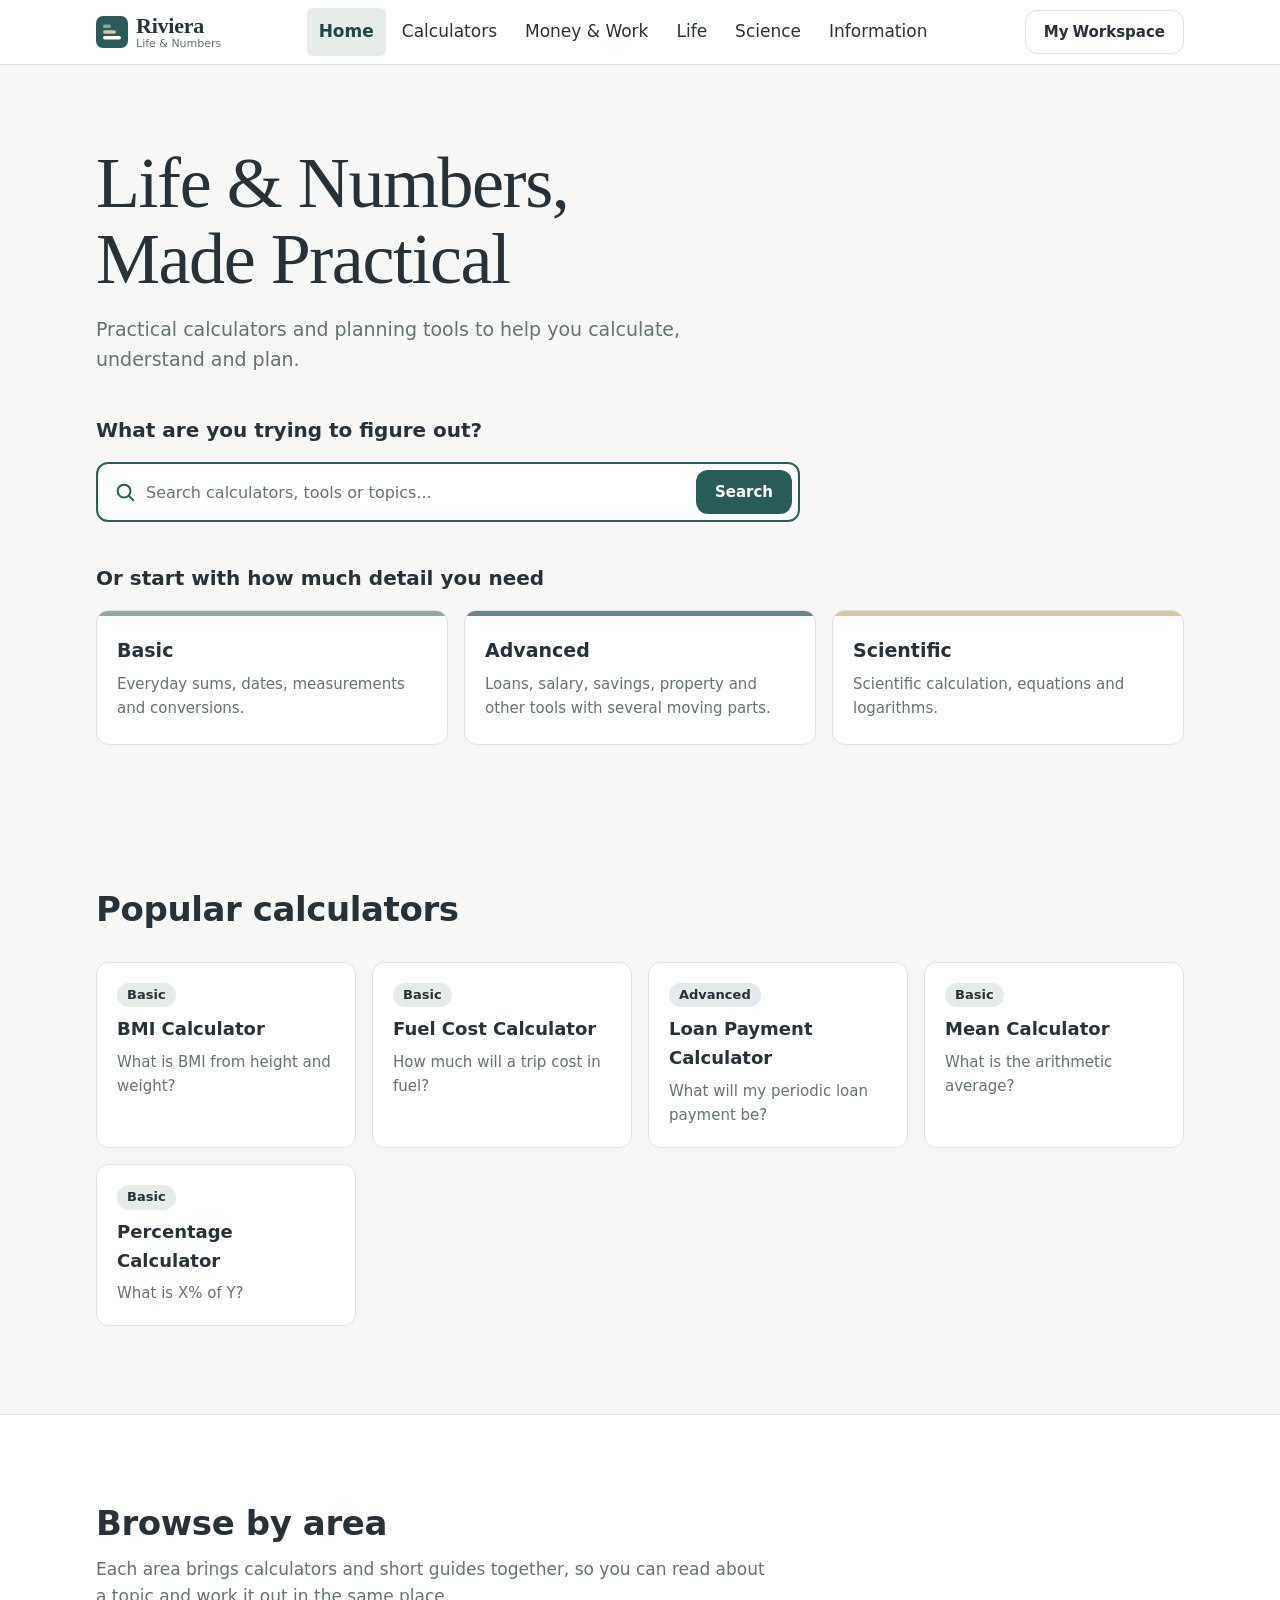
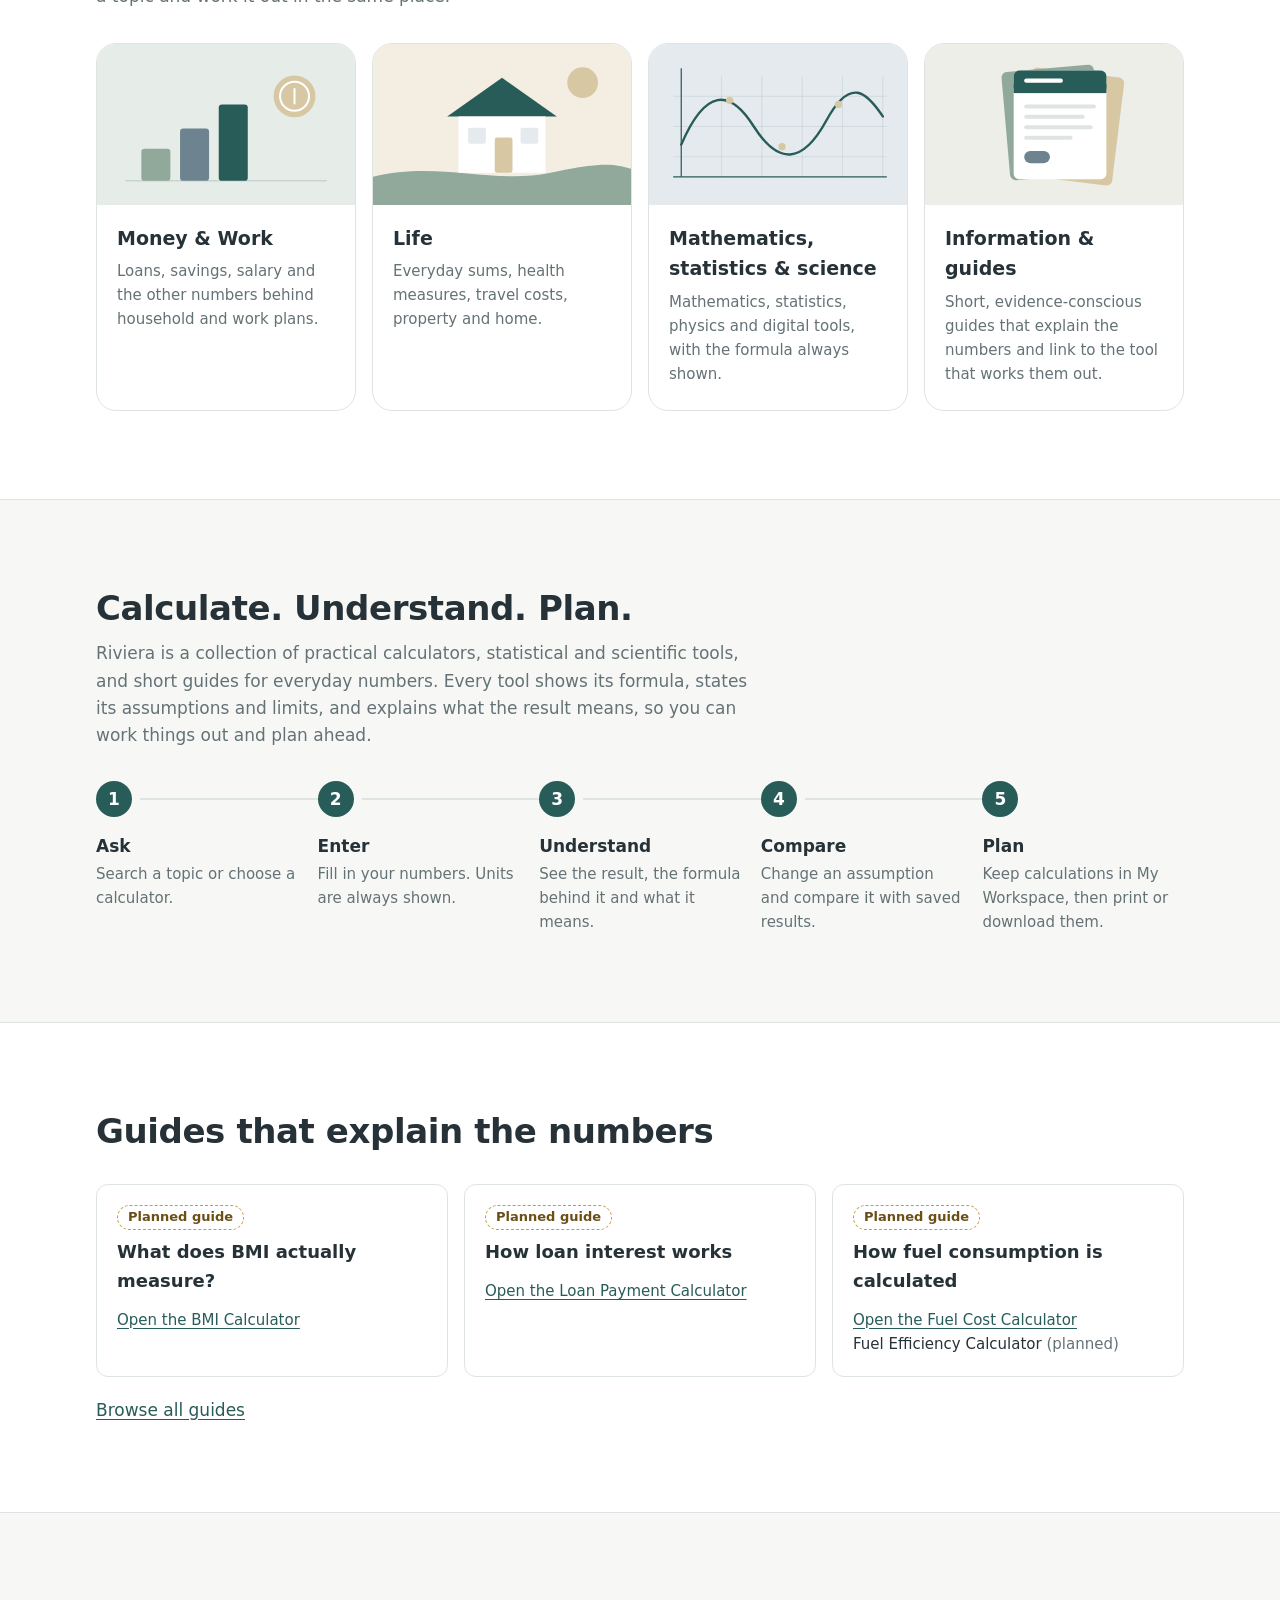
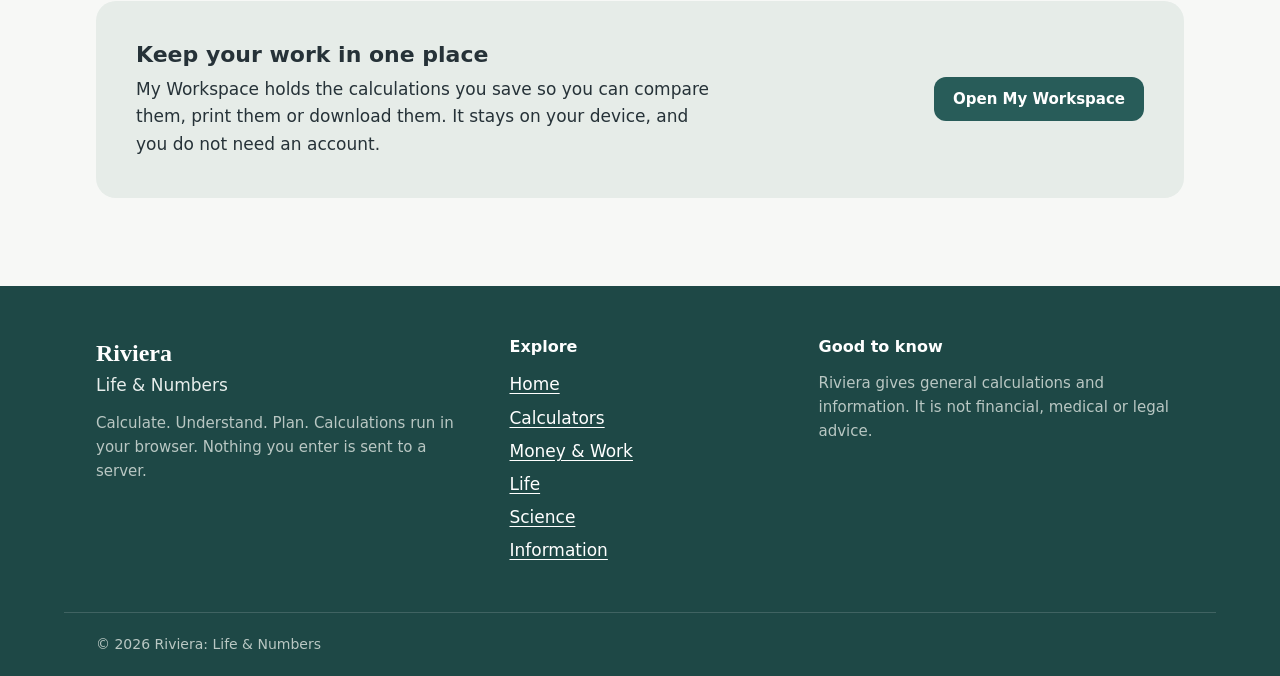
<file: index.html>
<!DOCTYPE html>
<html lang="en">
<head>
<meta charset="utf-8">
<meta name="viewport" content="width=device-width, initial-scale=1">
<title>Riviera: Life &amp; Numbers — Everyday Calculators &amp; Planning Tools</title>
<meta name="description" content="Practical calculators, statistical tools, scientific tools and planning resources for money, health, travel, work, property, mathematics and everyday decisions.">
<meta name="theme-color" content="#285C59">
<meta property="og:site_name" content="Riviera: Life &amp; Numbers">
<meta property="og:type" content="website">
<meta property="og:title" content="Riviera: Life &amp; Numbers — Everyday Calculators &amp; Planning Tools">
<meta property="og:description" content="Practical calculators, statistical tools, scientific tools and planning resources for money, health, travel, work, property, mathematics and everyday decisions.">
<meta name="twitter:card" content="summary_large_image">
<link rel="icon" href="images/riviera-logo.svg" type="image/svg+xml">
<link rel="apple-touch-icon" href="images/icon-192.png">
<link rel="manifest" href="manifest.webmanifest">
<link rel="stylesheet" href="css/style.css">
<script src="js/app.js" defer></script>
<script src="js/calculator-engine.js" defer></script>
<script src="js/calculators.js" defer></script>
<script src="js/workspace.js" defer></script>
<script src="js/pwa.js" defer></script>
</head>
<body data-page="home">
<header id="site-header" class="site-header"><noscript><div class="container"><p><a href="index.html">Riviera: Life &amp; Numbers</a> needs JavaScript to run its calculators.</p></div></noscript></header>
<main id="main">
  <section class="hero">
    <div class="container">
      <h1>Life &amp; Numbers, Made Practical</h1>
      <p class="lead">Practical calculators and planning tools to help you calculate, understand and plan.</p>
      <h2 class="hero__sub hero__sub--first">What are you trying to figure out?</h2>
      <div data-component="tool-search"></div>
      <h2 class="hero__sub">Or start with how much detail you need</h2>
      <div data-component="level-selector"></div>
    </div>
  </section>

  <section class="section" aria-labelledby="popular-h">
    <div class="container">
      <div class="section__head"><h2 class="section__title" id="popular-h">Popular calculators</h2></div>
      <div data-component="tool-grid" data-popular></div>
    </div>
  </section>

  <section class="section section--surface" aria-labelledby="areas">
    <div class="container">
      <div class="section__head"><h2 class="section__title" id="areas">Browse by area</h2>
      <p class="section__intro">Each area brings calculators and short guides together, so you can read about a topic and work it out in the same place.</p></div>
      <div data-component="area-cards"></div>
    </div>
  </section>

  <section class="section" aria-labelledby="how-h">
    <div class="container">
      <div class="section__head">
        <h2 class="section__title" id="how-h">Calculate. Understand. Plan.</h2>
        <p class="section__intro">Riviera is a collection of practical calculators, statistical and scientific tools, and short guides for everyday numbers. Every tool shows its formula, states its assumptions and limits, and explains what the result means, so you can work things out and plan ahead.</p>
      </div>
      <ol class="steps">
        <li><span class="steps__title">Ask</span><span class="steps__text">Search a topic or choose a calculator.</span></li>
        <li><span class="steps__title">Enter</span><span class="steps__text">Fill in your numbers. Units are always shown.</span></li>
        <li><span class="steps__title">Understand</span><span class="steps__text">See the result, the formula behind it and what it means.</span></li>
        <li><span class="steps__title">Compare</span><span class="steps__text">Change an assumption and compare it with saved results.</span></li>
        <li><span class="steps__title">Plan</span><span class="steps__text">Keep calculations in My Workspace, then print or download them.</span></li>
      </ol>
    </div>
  </section>

  <section class="section section--surface" aria-labelledby="guides-h">
    <div class="container">
      <div class="section__head"><h2 class="section__title" id="guides-h">Guides that explain the numbers</h2></div>
      <div data-component="guide-list" data-limit="3"></div>
      <p class="section__more"><a href="information.html">Browse all guides</a></p>
    </div>
  </section>

  <section class="section" aria-labelledby="ws-h">
    <div class="container">
      <div class="callout">
        <div>
          <h2 class="callout__title" id="ws-h">Keep your work in one place</h2>
          <p class="callout__text">My Workspace holds the calculations you save so you can compare them, print them or download them. It stays on your device, and you do not need an account.</p>
        </div>
        <button type="button" class="btn btn--primary" data-workspace-open>Open My Workspace</button>
      </div>
    </div>
  </section>
</main>
<footer id="site-footer" class="site-footer"></footer>
</body>
</html>
</file>
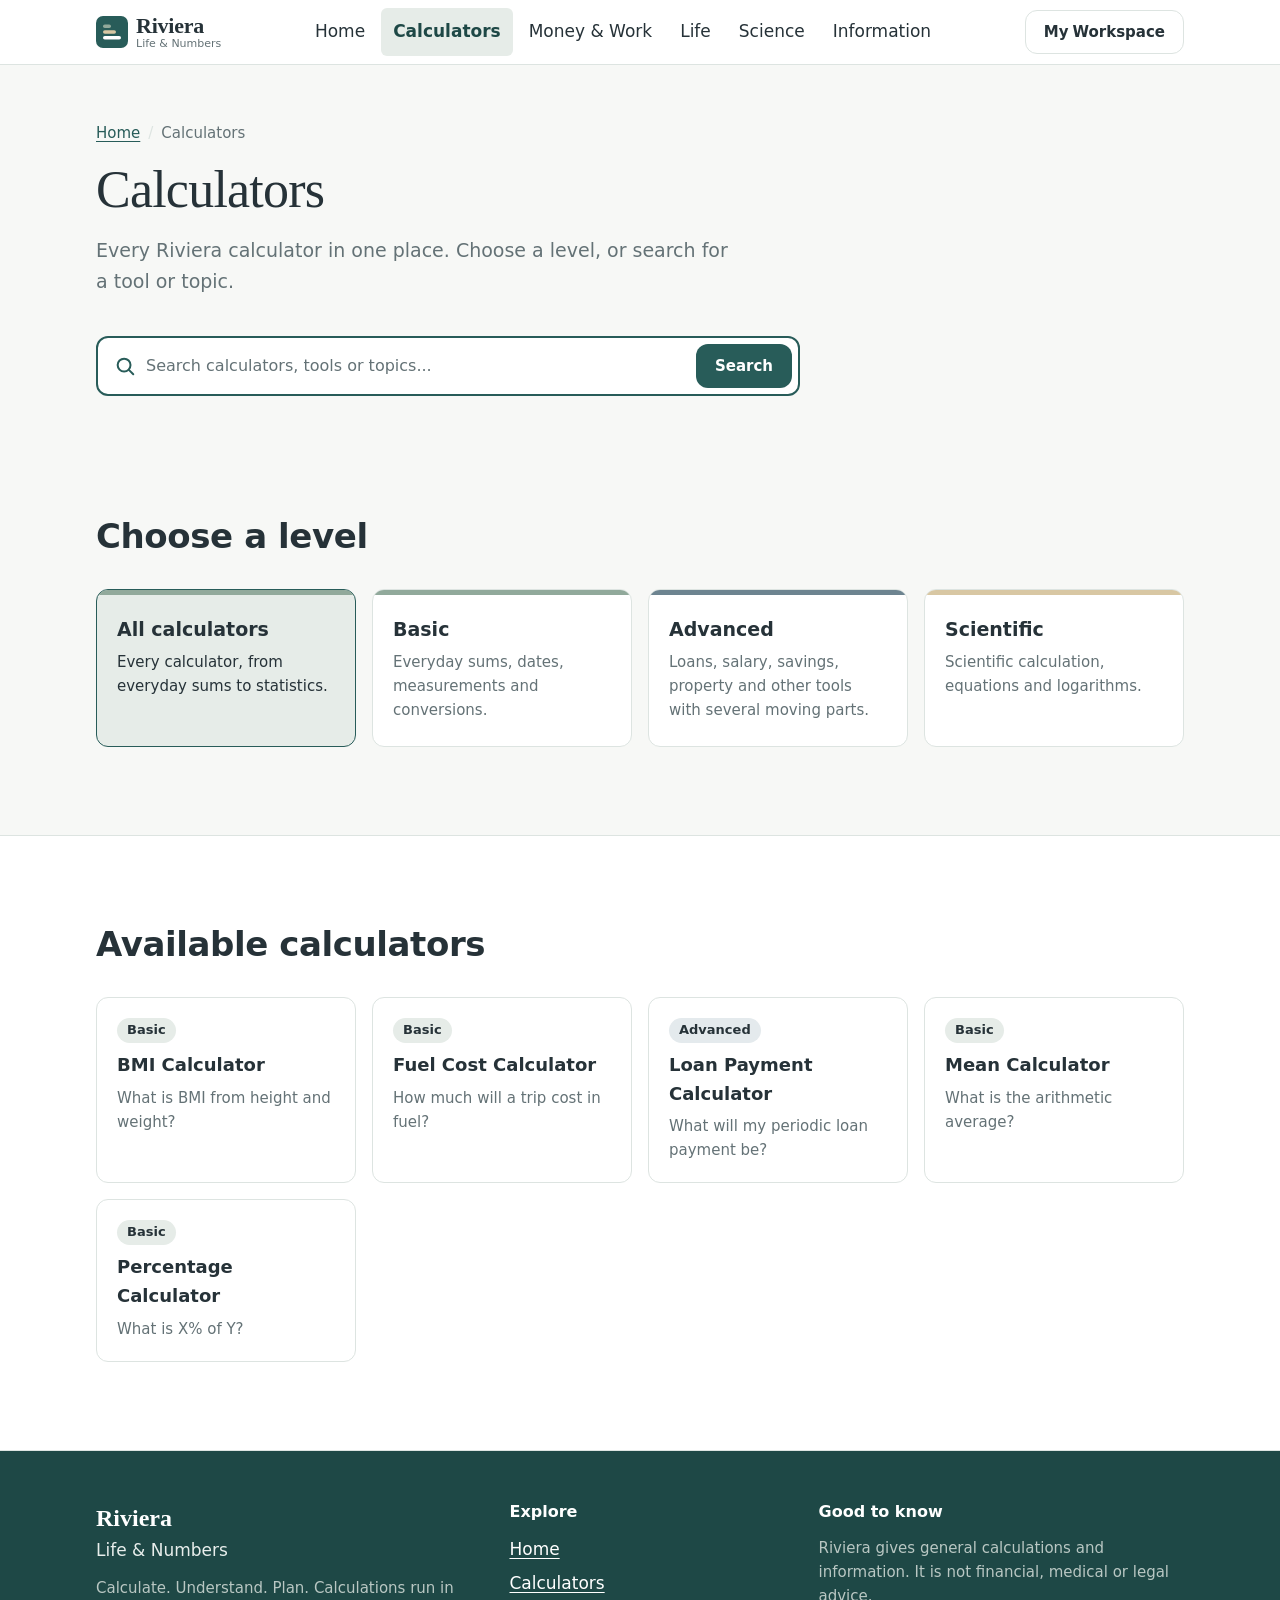
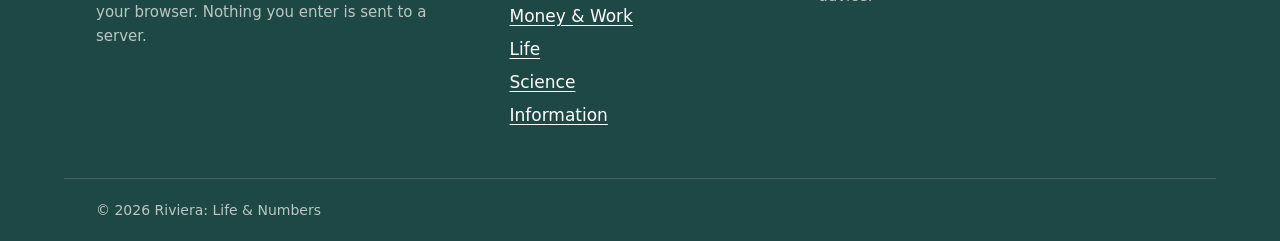
<file: calculators.html>
<!DOCTYPE html>
<html lang="en">
<head>
<meta charset="utf-8">
<meta name="viewport" content="width=device-width, initial-scale=1">
<title>All Calculators: Basic, Advanced &amp; Scientific | Riviera</title>
<meta name="description" content="Browse every Riviera calculator by level: basic everyday tools, advanced money and planning tools, and scientific calculators.">
<meta name="theme-color" content="#285C59">
<meta property="og:site_name" content="Riviera: Life &amp; Numbers">
<meta property="og:type" content="website">
<meta property="og:title" content="All Calculators: Basic, Advanced &amp; Scientific | Riviera">
<meta property="og:description" content="Browse every Riviera calculator by level: basic everyday tools, advanced money and planning tools, and scientific calculators.">
<meta name="twitter:card" content="summary_large_image">
<link rel="icon" href="images/riviera-logo.svg" type="image/svg+xml">
<link rel="apple-touch-icon" href="images/icon-192.png">
<link rel="manifest" href="manifest.webmanifest">
<link rel="stylesheet" href="css/style.css">
<script src="js/app.js" defer></script>
<script src="js/calculator-engine.js" defer></script>
<script src="js/calculators.js" defer></script>
<script src="js/workspace.js" defer></script>
<script src="js/pwa.js" defer></script>
</head>
<body data-page="calculators">
<header id="site-header" class="site-header"><noscript><div class="container"><p><a href="index.html">Riviera: Life &amp; Numbers</a> needs JavaScript to run its calculators.</p></div></noscript></header>
<main id="main">
  <div data-component="tool-view"></div>
  <div data-directory>
    <section class="page-hero">
      <div class="container">
        <nav class="breadcrumb" aria-label="Breadcrumb"><ol><li><a href="index.html">Home</a></li><li aria-current="page">Calculators</li></ol></nav>
        <h1>Calculators</h1>
        <p class="lead">Every Riviera calculator in one place. Choose a level, or search for a tool or topic.</p>
      </div>
    </section>
    <div class="container directory-search"><div data-component="tool-search"></div></div>
  <section class="section" aria-labelledby="level-h">
    <div class="container">
      <div class="section__head"><h2 class="section__title" id="level-h">Choose a level</h2></div>
      <div data-component="level-selector" data-all></div>
    </div>
  </section>
  <section class="section section--surface" aria-labelledby="all-h">
    <div class="container">
      <div class="section__head"><h2 class="section__title" id="all-h">Available calculators</h2></div>
      <div data-component="tool-grid" data-level="query"></div>
    </div>
  </section>
  </div>
</main>
<footer id="site-footer" class="site-footer"></footer>
</body>
</html>
</file>
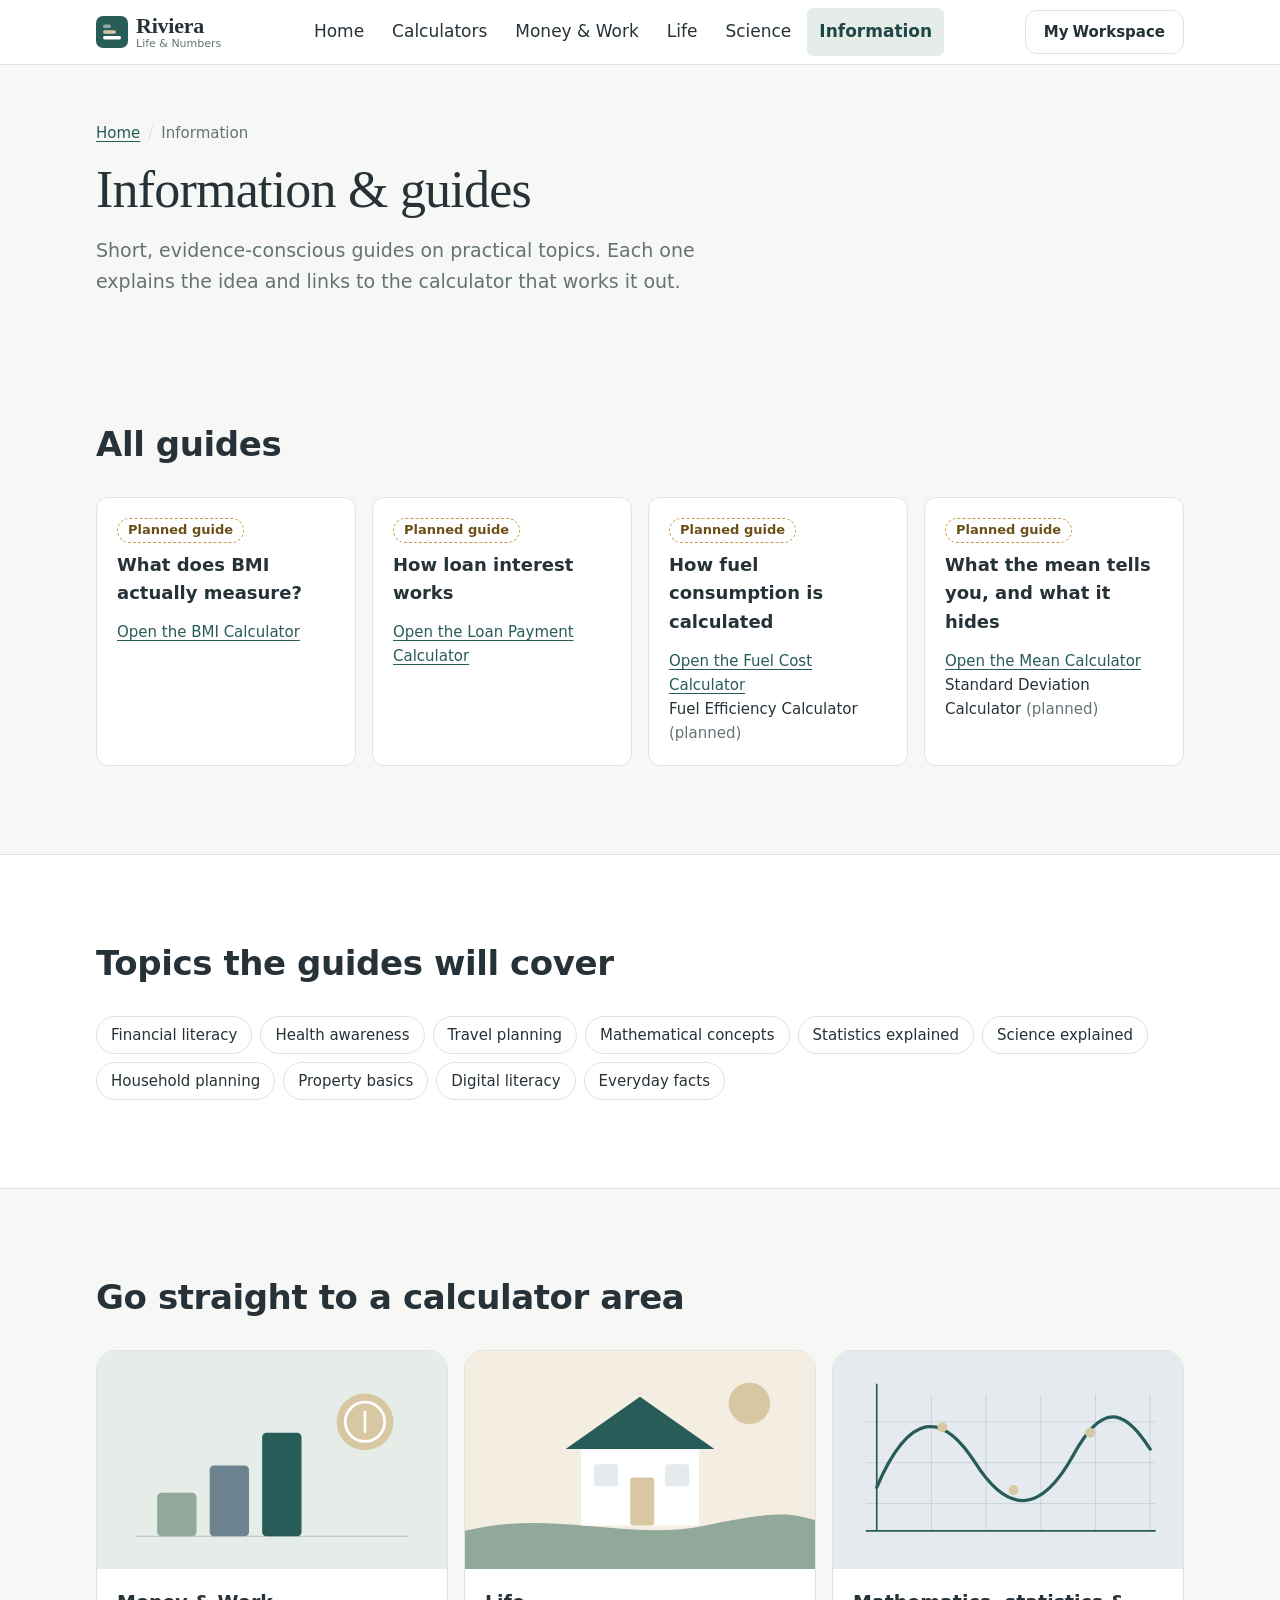
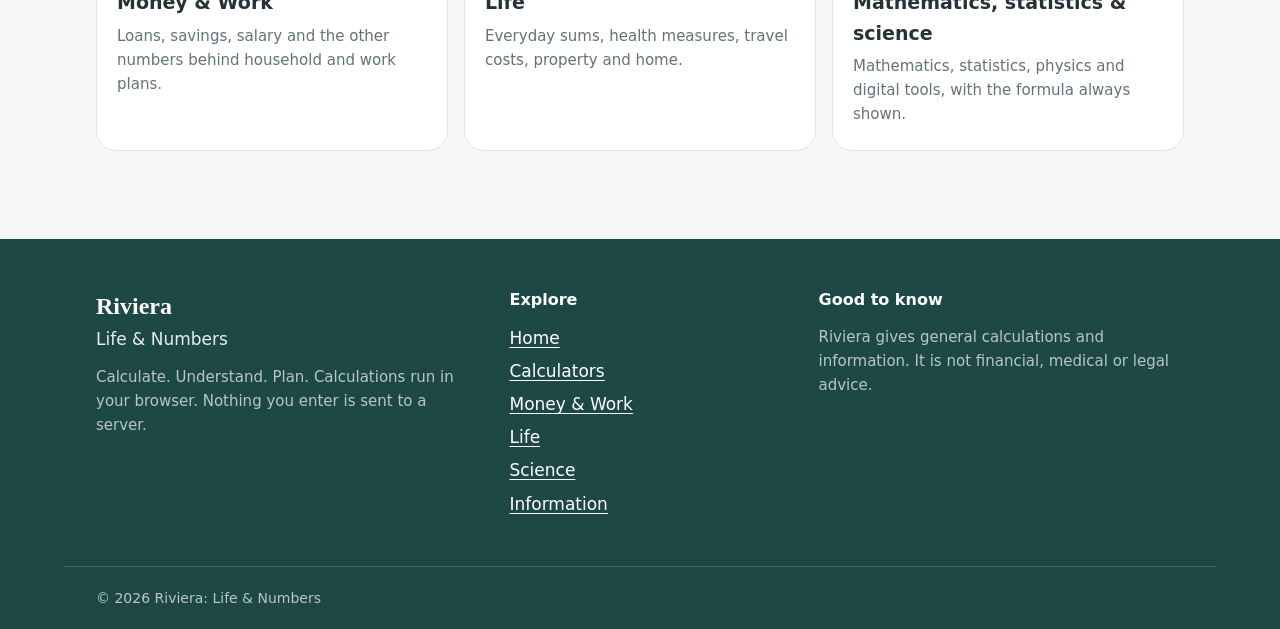
<file: information.html>
<!DOCTYPE html>
<html lang="en">
<head>
<meta charset="utf-8">
<meta name="viewport" content="width=device-width, initial-scale=1">
<title>Guides &amp; Information: Facts Behind the Numbers | Riviera</title>
<meta name="description" content="Short, evidence-conscious guides on money, health, travel, mathematics and statistics, each linked to the calculator that works it out.">
<meta name="theme-color" content="#285C59">
<meta property="og:site_name" content="Riviera: Life &amp; Numbers">
<meta property="og:type" content="website">
<meta property="og:title" content="Guides &amp; Information: Facts Behind the Numbers | Riviera">
<meta property="og:description" content="Short, evidence-conscious guides on money, health, travel, mathematics and statistics, each linked to the calculator that works it out.">
<meta name="twitter:card" content="summary_large_image">
<link rel="icon" href="images/riviera-logo.svg" type="image/svg+xml">
<link rel="apple-touch-icon" href="images/icon-192.png">
<link rel="manifest" href="manifest.webmanifest">
<link rel="stylesheet" href="css/style.css">
<script src="js/app.js" defer></script>
<script src="js/calculator-engine.js" defer></script>
<script src="js/calculators.js" defer></script>
<script src="js/workspace.js" defer></script>
<script src="js/pwa.js" defer></script>
</head>
<body data-page="information">
<header id="site-header" class="site-header"><noscript><div class="container"><p><a href="index.html">Riviera: Life &amp; Numbers</a> needs JavaScript to run its calculators.</p></div></noscript></header>
<main id="main">
  <section class="page-hero">
    <div class="container">
      <nav class="breadcrumb" aria-label="Breadcrumb"><ol><li><a href="index.html">Home</a></li><li aria-current="page">Information</li></ol></nav>
      <h1>Information &amp; guides</h1>
      <p class="lead">Short, evidence-conscious guides on practical topics. Each one explains the idea and links to the calculator that works it out.</p>
    </div>
  </section>

  <section class="section" aria-labelledby="all-guides-h">
    <div class="container">
      <div class="section__head"><h2 class="section__title" id="all-guides-h">All guides</h2></div>
      <div data-component="guide-list"></div>
    </div>
  </section>

  <section class="section section--surface" aria-labelledby="covers-h">
    <div class="container">
      <div class="section__head"><h2 class="section__title" id="covers-h">Topics the guides will cover</h2></div>
      <div data-component="topic-list" data-area="information"></div>
    </div>
  </section>

  <section class="section" aria-labelledby="areas-h">
    <div class="container">
      <div class="section__head"><h2 class="section__title" id="areas-h">Go straight to a calculator area</h2></div>
      <div data-component="area-cards" data-exclude-current></div>
    </div>
  </section>
</main>
<footer id="site-footer" class="site-footer"></footer>
</body>
</html>
</file>
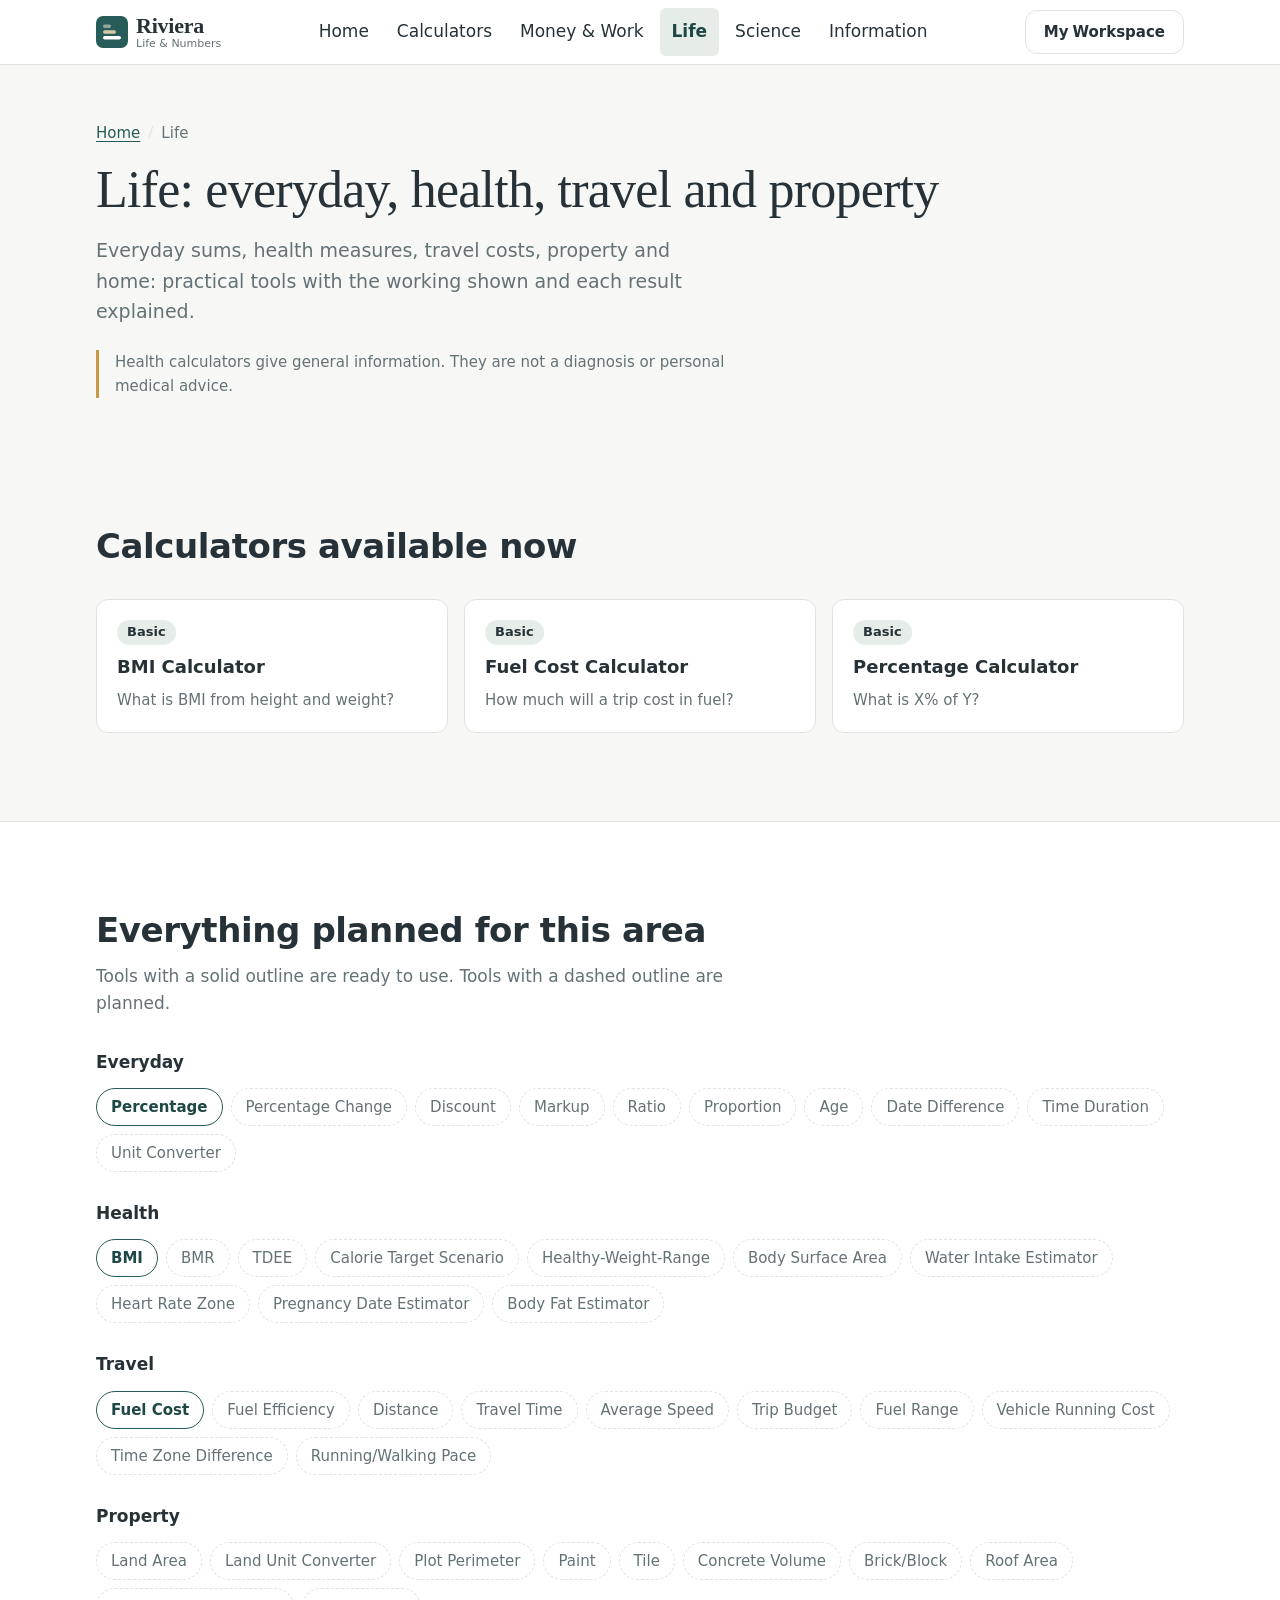
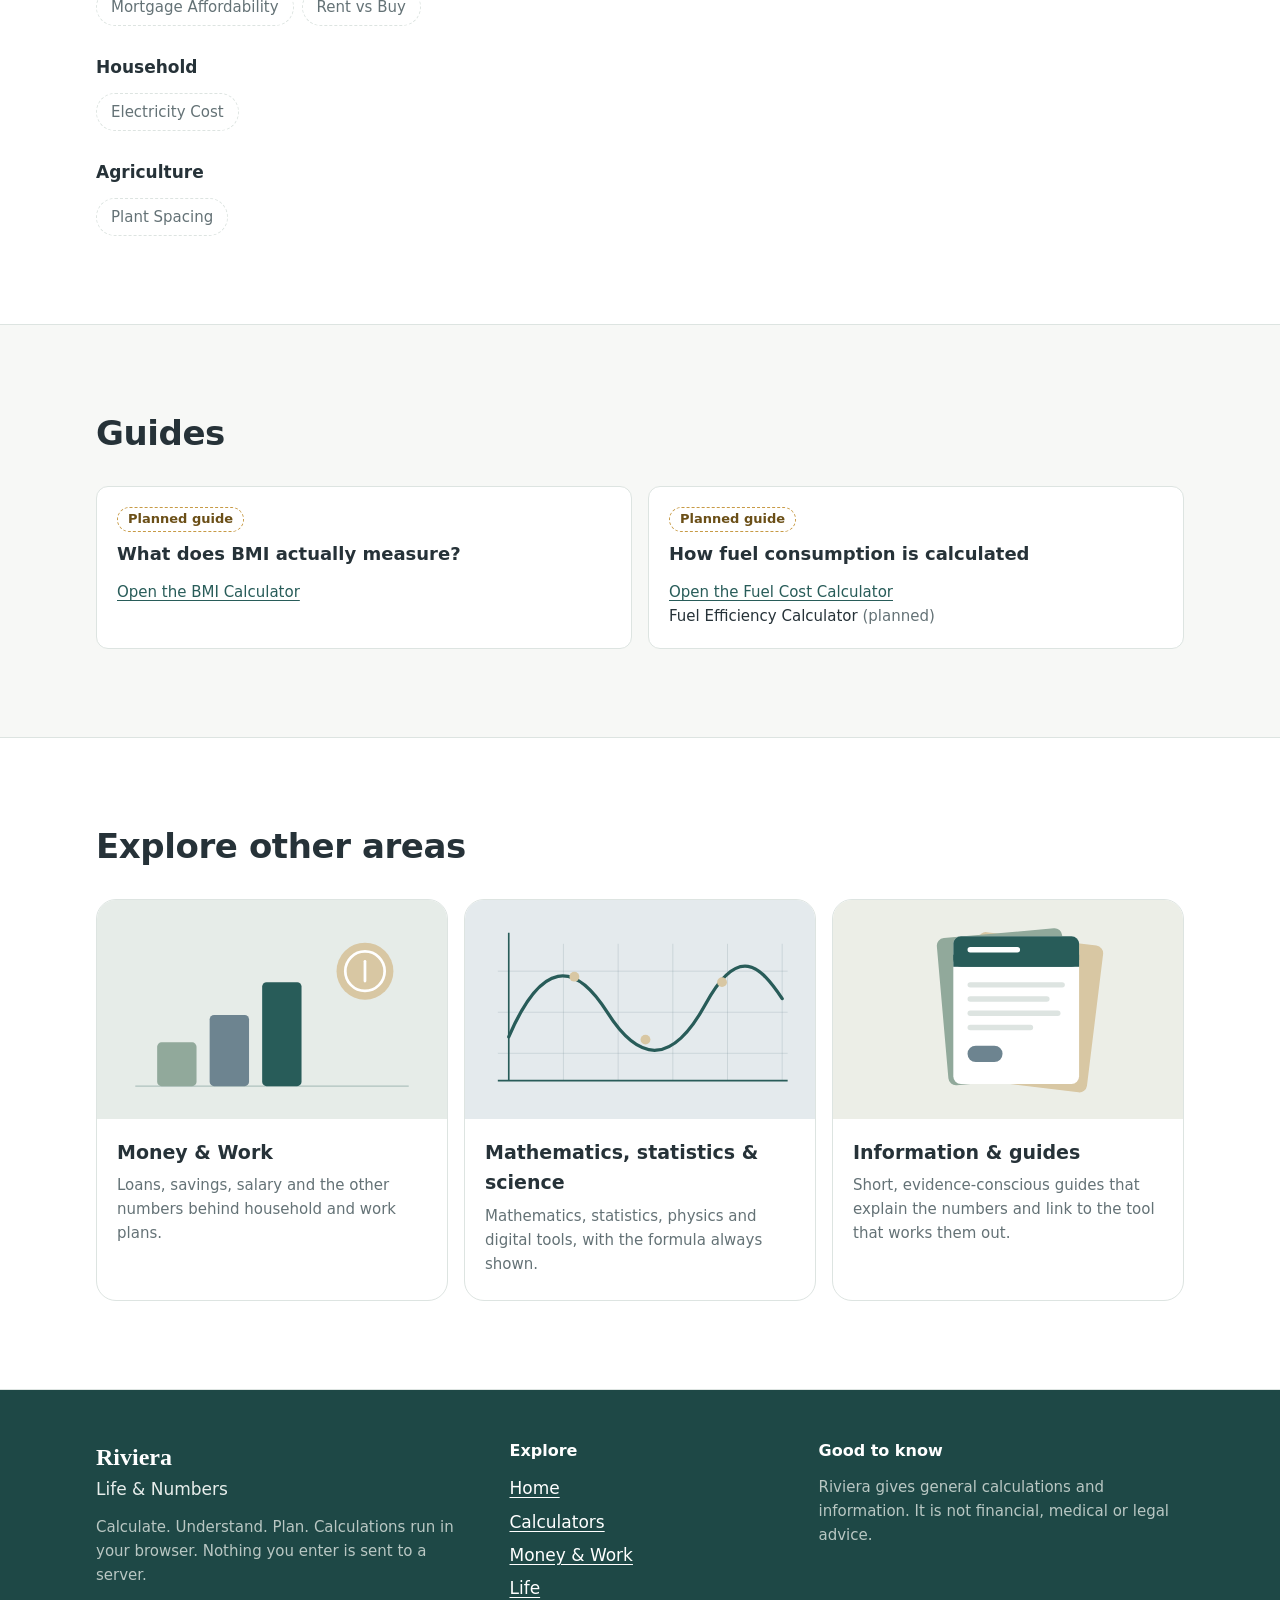
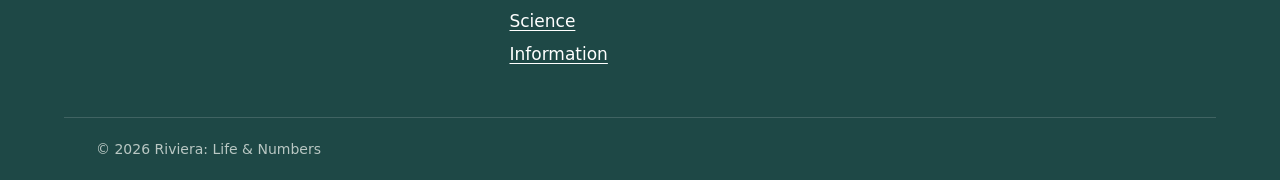
<file: life.html>
<!DOCTYPE html>
<html lang="en">
<head>
<meta charset="utf-8">
<meta name="viewport" content="width=device-width, initial-scale=1">
<title>Everyday, Health, Travel &amp; Property Calculators | Riviera</title>
<meta name="description" content="Calculators for percentages, BMI, fuel costs, land, paint, household and farming tasks, with each result explained in plain language.">
<meta name="theme-color" content="#285C59">
<meta property="og:site_name" content="Riviera: Life &amp; Numbers">
<meta property="og:type" content="website">
<meta property="og:title" content="Everyday, Health, Travel &amp; Property Calculators | Riviera">
<meta property="og:description" content="Calculators for percentages, BMI, fuel costs, land, paint, household and farming tasks, with each result explained in plain language.">
<meta name="twitter:card" content="summary_large_image">
<link rel="icon" href="images/riviera-logo.svg" type="image/svg+xml">
<link rel="apple-touch-icon" href="images/icon-192.png">
<link rel="manifest" href="manifest.webmanifest">
<link rel="stylesheet" href="css/style.css">
<script src="js/app.js" defer></script>
<script src="js/calculator-engine.js" defer></script>
<script src="js/calculators.js" defer></script>
<script src="js/workspace.js" defer></script>
<script src="js/pwa.js" defer></script>
</head>
<body data-page="life">
<header id="site-header" class="site-header"><noscript><div class="container"><p><a href="index.html">Riviera: Life &amp; Numbers</a> needs JavaScript to run its calculators.</p></div></noscript></header>
<main id="main">
  <section class="page-hero">
    <div class="container">
      <nav class="breadcrumb" aria-label="Breadcrumb"><ol><li><a href="index.html">Home</a></li><li aria-current="page">Life</li></ol></nav>
      <h1>Life: everyday, health, travel and property</h1>
      <p class="lead">Everyday sums, health measures, travel costs, property and home: practical tools with the working shown and each result explained.</p>
      <p class="note">Health calculators give general information. They are not a diagnosis or personal medical advice.</p>
    </div>
  </section>

  <section class="section" aria-labelledby="tools-h">
    <div class="container">
      <div class="section__head"><h2 class="section__title" id="tools-h">Calculators available now</h2></div>
      <div data-component="tool-grid" data-area="life"></div>
    </div>
  </section>

  <section class="section section--surface" aria-labelledby="covers-h">
    <div class="container">
      <div class="section__head"><h2 class="section__title" id="covers-h">Everything planned for this area</h2>
      <p class="section__intro">Tools with a solid outline are ready to use. Tools with a dashed outline are planned.</p></div>
      <div data-component="topic-list" data-area="life"></div>
    </div>
  </section>

  <section class="section" aria-labelledby="guides-h">
    <div class="container">
      <div class="section__head"><h2 class="section__title" id="guides-h">Guides</h2></div>
      <div data-component="guide-list" data-area="life"></div>
    </div>
  </section>

  <section class="section section--surface" aria-labelledby="more-h">
    <div class="container">
      <div class="section__head"><h2 class="section__title" id="more-h">Explore other areas</h2></div>
      <div data-component="area-cards" data-exclude-current></div>
    </div>
  </section>
</main>
<footer id="site-footer" class="site-footer"></footer>
</body>
</html>
</file>
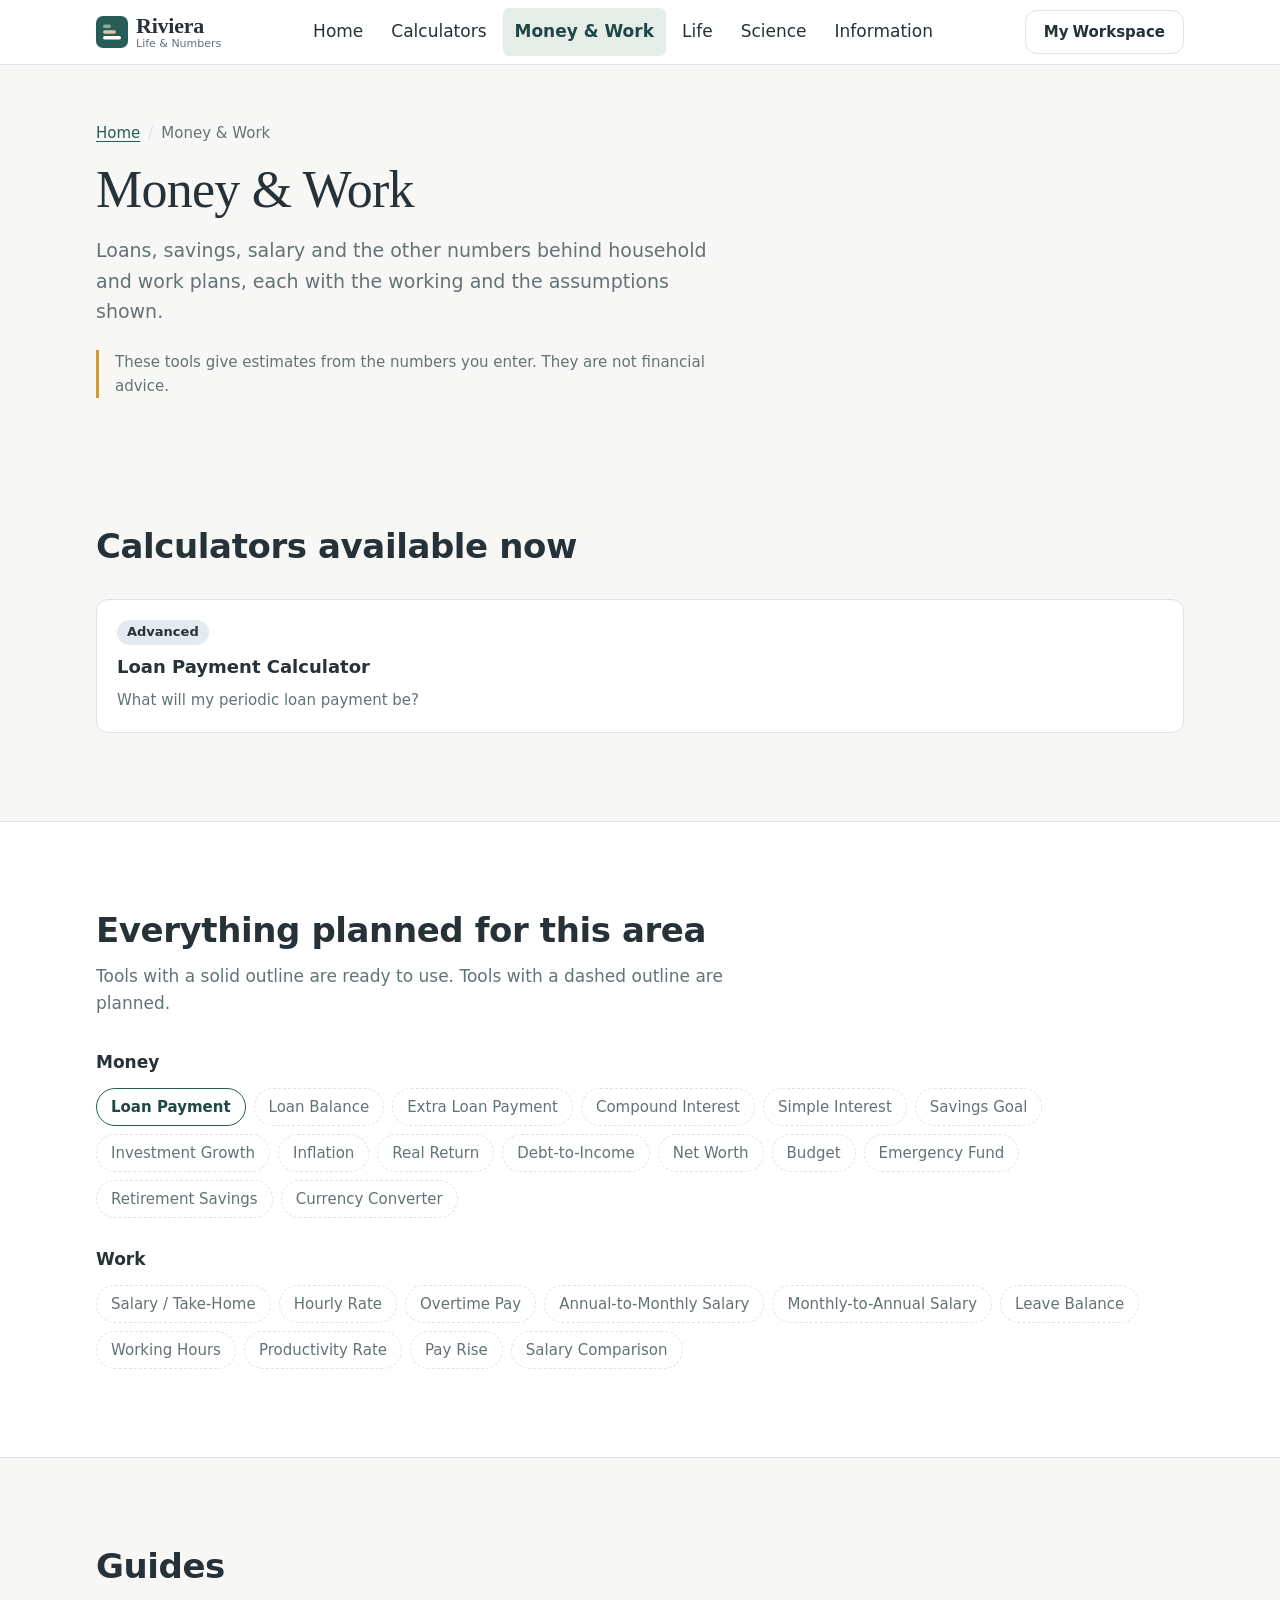
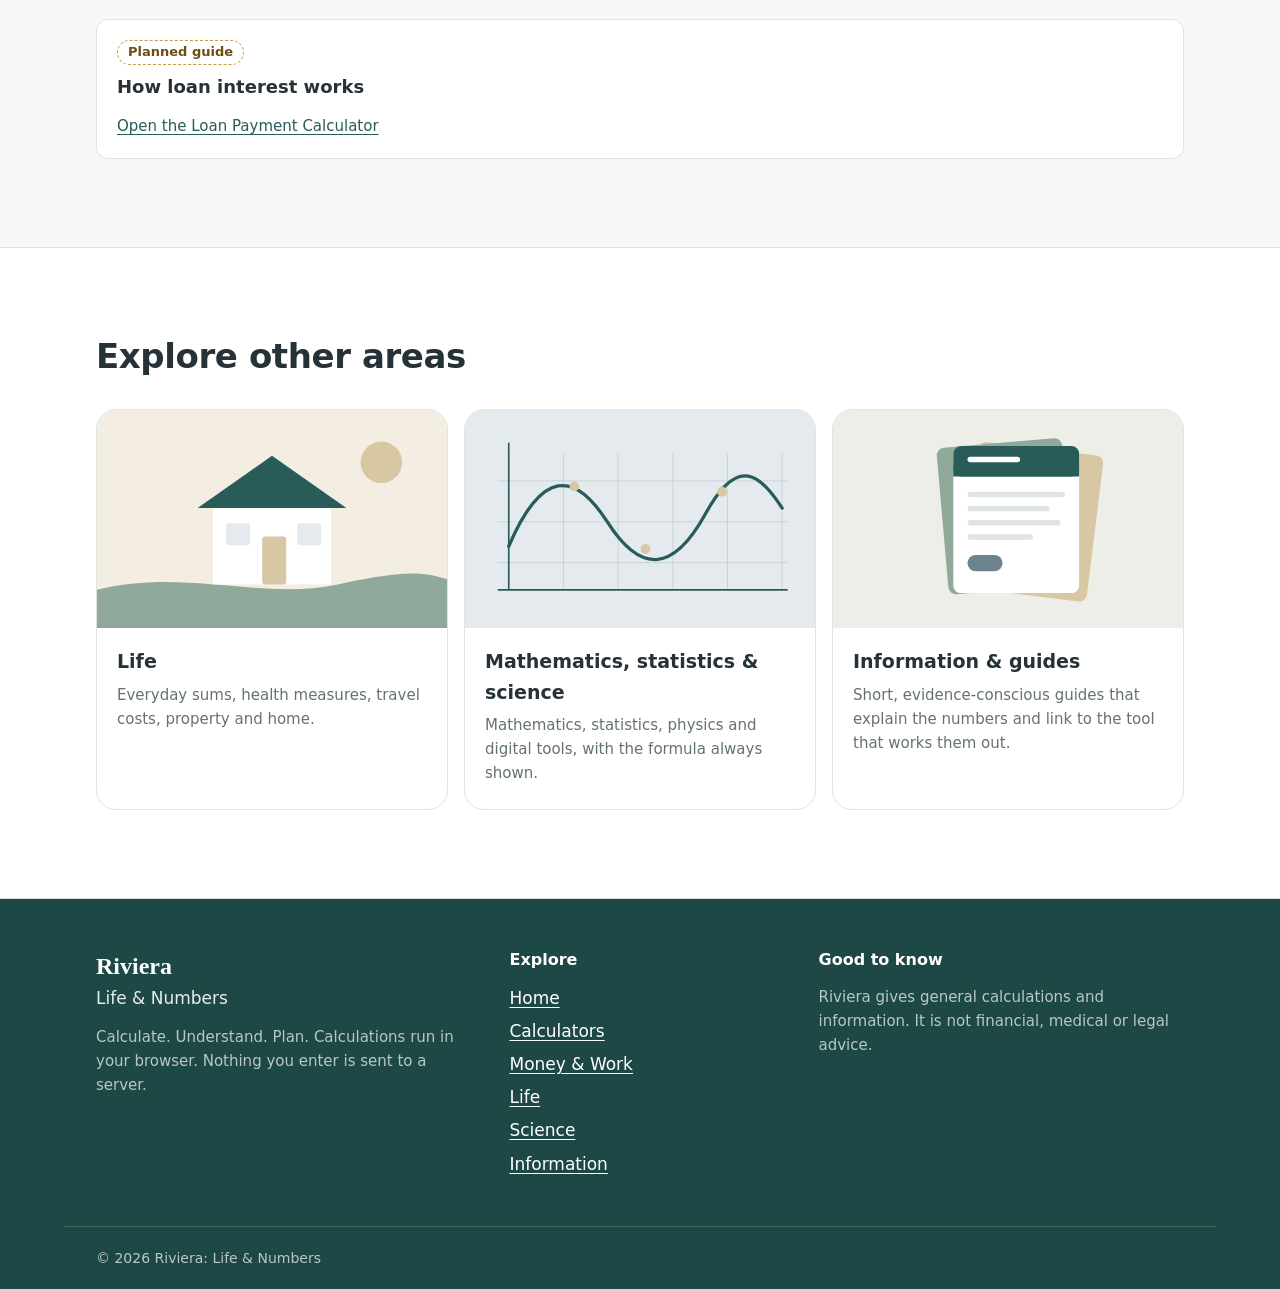
<file: money.html>
<!DOCTYPE html>
<html lang="en">
<head>
<meta charset="utf-8">
<meta name="viewport" content="width=device-width, initial-scale=1">
<title>Money &amp; Work Calculators and Guides | Riviera</title>
<meta name="description" content="Calculators and guides for loans, savings, salary, budgeting and other money and work numbers, with the formula and assumptions shown.">
<meta name="theme-color" content="#285C59">
<meta property="og:site_name" content="Riviera: Life &amp; Numbers">
<meta property="og:type" content="website">
<meta property="og:title" content="Money &amp; Work Calculators and Guides | Riviera">
<meta property="og:description" content="Calculators and guides for loans, savings, salary, budgeting and other money and work numbers, with the formula and assumptions shown.">
<meta name="twitter:card" content="summary_large_image">
<link rel="icon" href="images/riviera-logo.svg" type="image/svg+xml">
<link rel="apple-touch-icon" href="images/icon-192.png">
<link rel="manifest" href="manifest.webmanifest">
<link rel="stylesheet" href="css/style.css">
<script src="js/app.js" defer></script>
<script src="js/calculator-engine.js" defer></script>
<script src="js/calculators.js" defer></script>
<script src="js/workspace.js" defer></script>
<script src="js/pwa.js" defer></script>
</head>
<body data-page="money">
<header id="site-header" class="site-header"><noscript><div class="container"><p><a href="index.html">Riviera: Life &amp; Numbers</a> needs JavaScript to run its calculators.</p></div></noscript></header>
<main id="main">
  <section class="page-hero">
    <div class="container">
      <nav class="breadcrumb" aria-label="Breadcrumb"><ol><li><a href="index.html">Home</a></li><li aria-current="page">Money &amp; Work</li></ol></nav>
      <h1>Money &amp; Work</h1>
      <p class="lead">Loans, savings, salary and the other numbers behind household and work plans, each with the working and the assumptions shown.</p>
      <p class="note">These tools give estimates from the numbers you enter. They are not financial advice.</p>
    </div>
  </section>

  <section class="section" aria-labelledby="tools-h">
    <div class="container">
      <div class="section__head"><h2 class="section__title" id="tools-h">Calculators available now</h2></div>
      <div data-component="tool-grid" data-area="money"></div>
    </div>
  </section>

  <section class="section section--surface" aria-labelledby="covers-h">
    <div class="container">
      <div class="section__head"><h2 class="section__title" id="covers-h">Everything planned for this area</h2>
      <p class="section__intro">Tools with a solid outline are ready to use. Tools with a dashed outline are planned.</p></div>
      <div data-component="topic-list" data-area="money"></div>
    </div>
  </section>

  <section class="section" aria-labelledby="guides-h">
    <div class="container">
      <div class="section__head"><h2 class="section__title" id="guides-h">Guides</h2></div>
      <div data-component="guide-list" data-area="money"></div>
    </div>
  </section>

  <section class="section section--surface" aria-labelledby="more-h">
    <div class="container">
      <div class="section__head"><h2 class="section__title" id="more-h">Explore other areas</h2></div>
      <div data-component="area-cards" data-exclude-current></div>
    </div>
  </section>
</main>
<footer id="site-footer" class="site-footer"></footer>
</body>
</html>
</file>
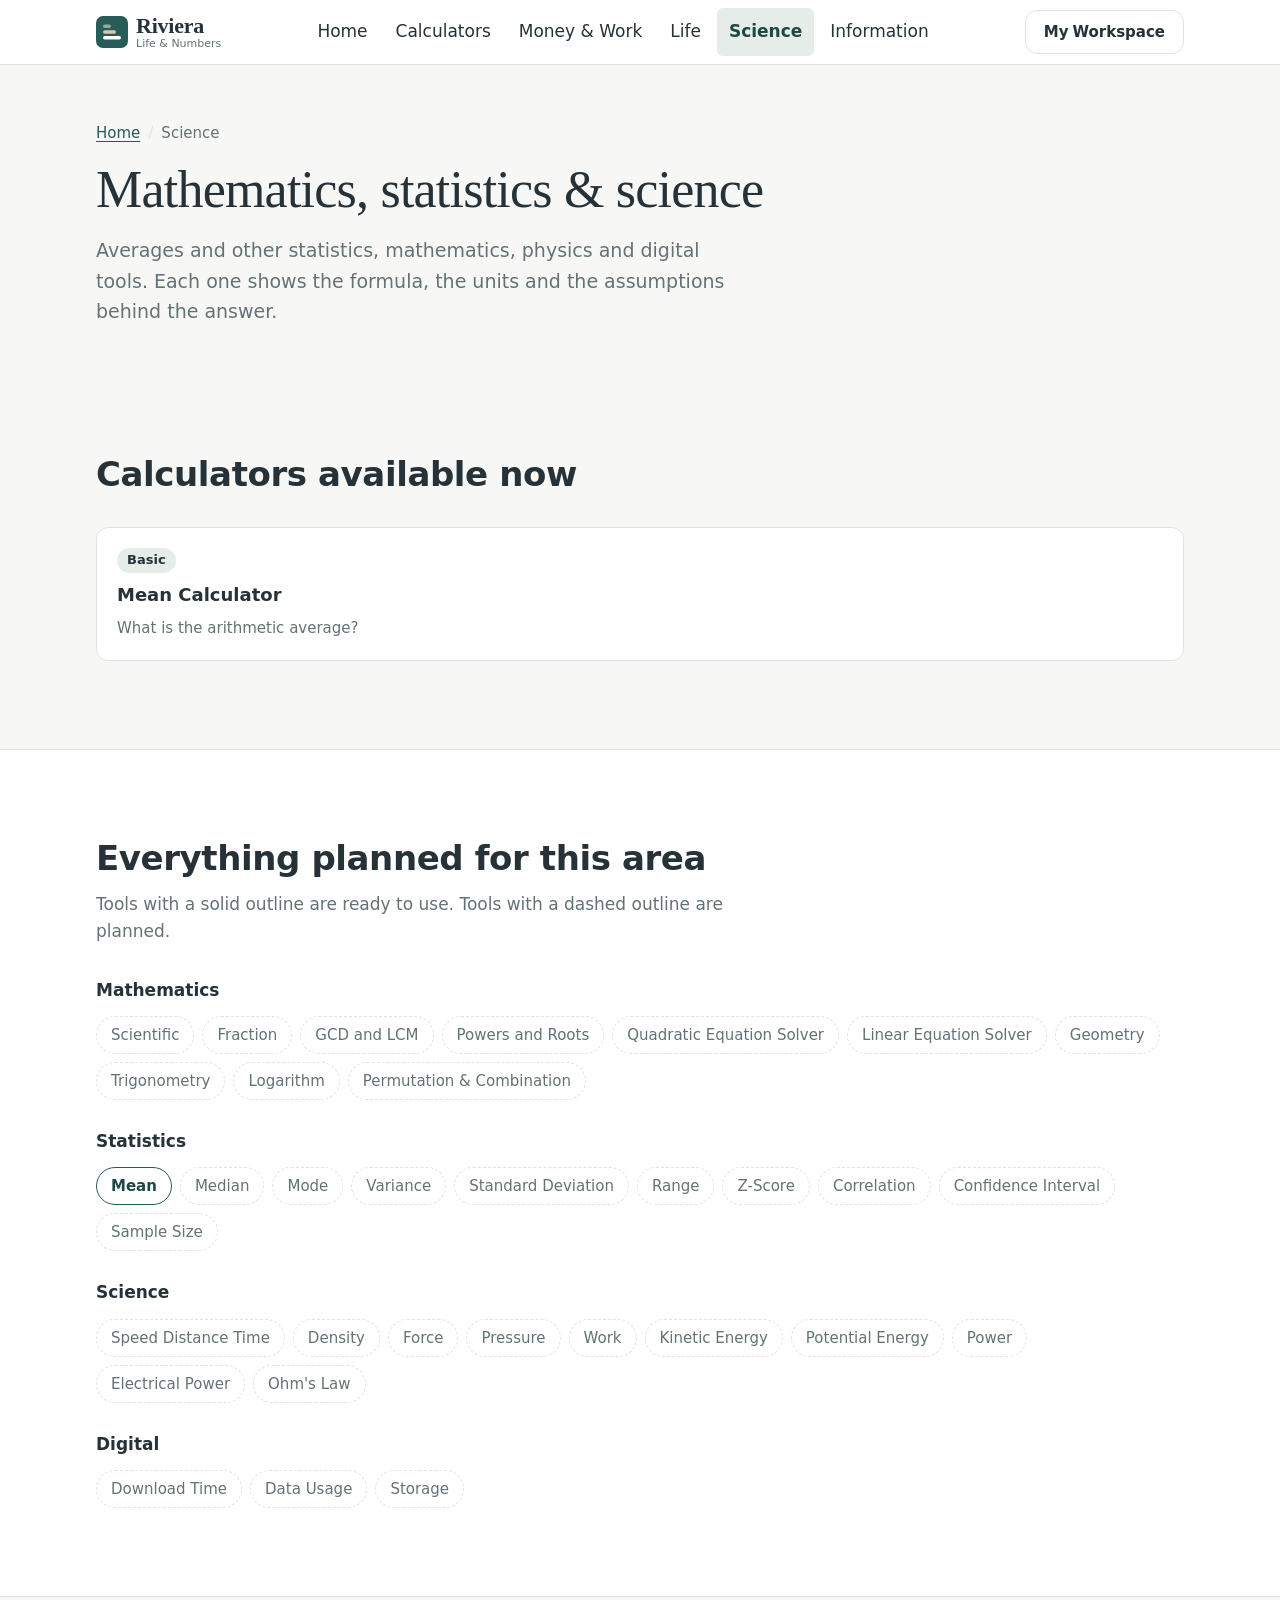
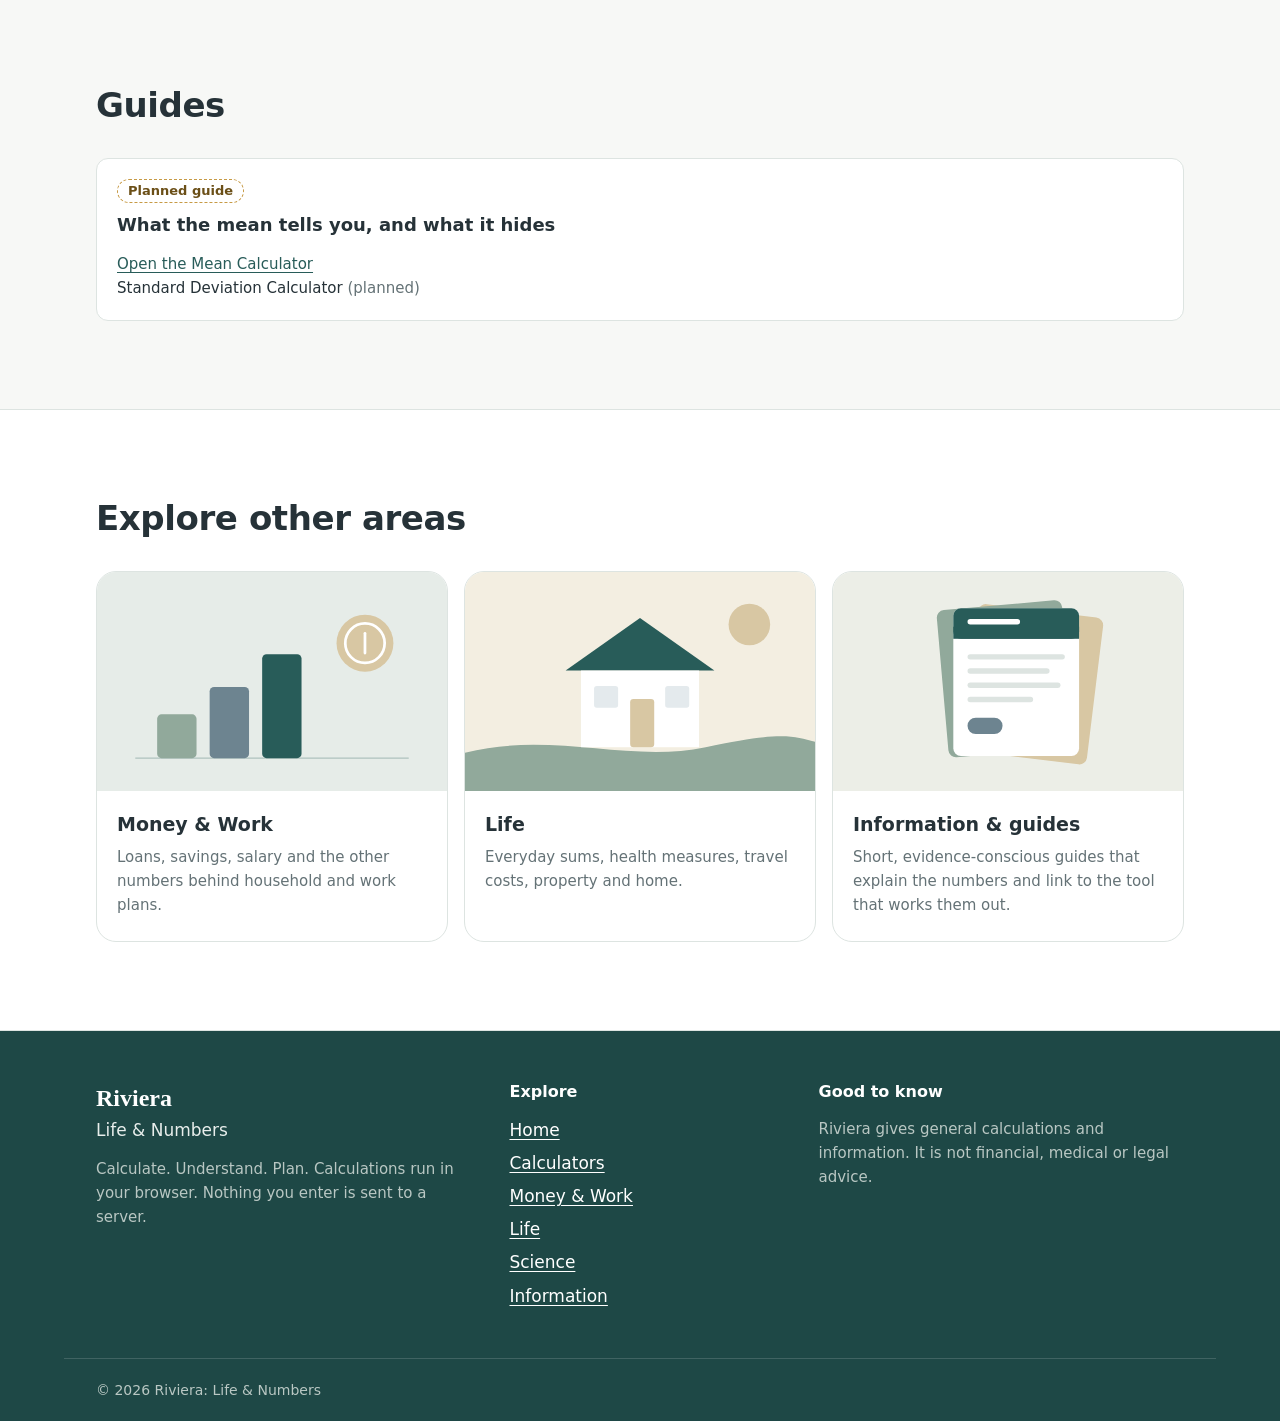
<file: science.html>
<!DOCTYPE html>
<html lang="en">
<head>
<meta charset="utf-8">
<meta name="viewport" content="width=device-width, initial-scale=1">
<title>Maths, Statistics, Science &amp; Digital Calculators | Riviera</title>
<meta name="description" content="Calculators for averages, statistics, mathematics, physics and digital tasks, with formulas, units and assumptions shown.">
<meta name="theme-color" content="#285C59">
<meta property="og:site_name" content="Riviera: Life &amp; Numbers">
<meta property="og:type" content="website">
<meta property="og:title" content="Maths, Statistics, Science &amp; Digital Calculators | Riviera">
<meta property="og:description" content="Calculators for averages, statistics, mathematics, physics and digital tasks, with formulas, units and assumptions shown.">
<meta name="twitter:card" content="summary_large_image">
<link rel="icon" href="images/riviera-logo.svg" type="image/svg+xml">
<link rel="apple-touch-icon" href="images/icon-192.png">
<link rel="manifest" href="manifest.webmanifest">
<link rel="stylesheet" href="css/style.css">
<script src="js/app.js" defer></script>
<script src="js/calculator-engine.js" defer></script>
<script src="js/calculators.js" defer></script>
<script src="js/workspace.js" defer></script>
<script src="js/pwa.js" defer></script>
</head>
<body data-page="science">
<header id="site-header" class="site-header"><noscript><div class="container"><p><a href="index.html">Riviera: Life &amp; Numbers</a> needs JavaScript to run its calculators.</p></div></noscript></header>
<main id="main">
  <section class="page-hero">
    <div class="container">
      <nav class="breadcrumb" aria-label="Breadcrumb"><ol><li><a href="index.html">Home</a></li><li aria-current="page">Science</li></ol></nav>
      <h1>Mathematics, statistics &amp; science</h1>
      <p class="lead">Averages and other statistics, mathematics, physics and digital tools. Each one shows the formula, the units and the assumptions behind the answer.</p>
      
    </div>
  </section>

  <section class="section" aria-labelledby="tools-h">
    <div class="container">
      <div class="section__head"><h2 class="section__title" id="tools-h">Calculators available now</h2></div>
      <div data-component="tool-grid" data-area="science"></div>
    </div>
  </section>

  <section class="section section--surface" aria-labelledby="covers-h">
    <div class="container">
      <div class="section__head"><h2 class="section__title" id="covers-h">Everything planned for this area</h2>
      <p class="section__intro">Tools with a solid outline are ready to use. Tools with a dashed outline are planned.</p></div>
      <div data-component="topic-list" data-area="science"></div>
    </div>
  </section>

  <section class="section" aria-labelledby="guides-h">
    <div class="container">
      <div class="section__head"><h2 class="section__title" id="guides-h">Guides</h2></div>
      <div data-component="guide-list" data-area="science"></div>
    </div>
  </section>

  <section class="section section--surface" aria-labelledby="more-h">
    <div class="container">
      <div class="section__head"><h2 class="section__title" id="more-h">Explore other areas</h2></div>
      <div data-component="area-cards" data-exclude-current></div>
    </div>
  </section>
</main>
<footer id="site-footer" class="site-footer"></footer>
</body>
</html>
</file>
<file: css/style.css>
/* ==========================================================================
   Riviera: Life & Numbers — shared design system
   One stylesheet for every page. Structure:
   1. Tokens   2. Base   3. Layout   4. Shell (header, footer)
   5. Components   6. Workspace drawer   7. Notices   8. Motion & print
   Colour tokens come straight from the project guide (section 7). Where a
   guide colour is too light to use as text, a darker "ink" token is derived.
   ========================================================================== */

/* 1. Tokens ---------------------------------------------------------------- */
:root {
  /* Guide palette */
  --bg: #F7F8F6;
  --surface: #FFFFFF;
  --primary: #285C59;
  --primary-dark: #1E4846;
  --text: #263238;
  --muted: #647276;
  --border: #DDE4E1;
  --blue: #6D8490;
  --sage: #91A99B;
  --sand: #D8C7A3;
  --warning: #C79A45;
  --error: #B65C5C;

  /* Derived: soft tints for surfaces, darker inks for text on light grounds */
  --sage-tint: #E6ECE8;
  --sand-tint: #F3EEE1;
  --blue-tint: #E4EAED;
  --error-tint: #F6E9E9;
  --error-ink: #8F3F3F;
  --warning-ink: #6B4F17;

  /* Type: system fonts only (no downloads on slow connections) */
  --font-ui: system-ui, -apple-system, "Segoe UI", Roboto, "Helvetica Neue", Arial, sans-serif;
  --font-display: "Iowan Old Style", "Palatino Linotype", Palatino, Charter, "Bitstream Charter", Georgia, "Noto Serif", serif;

  /* Radii step up with the size of the element */
  --r-sm: 6px;
  --r-md: 12px;
  --r-lg: 20px;

  /* Layout */
  --container: 72rem;
  --gutter: clamp(1rem, 4vw, 2rem);
  --section: clamp(3rem, 7vw, 5.5rem);
  --header-h: 4rem;
}

/* 2. Base ------------------------------------------------------------------ */
*, *::before, *::after { box-sizing: border-box; }

html { -webkit-text-size-adjust: 100%; scroll-padding-top: calc(var(--header-h) + 1rem); }

body {
  margin: 0;
  background: var(--bg);
  color: var(--text);
  font-family: var(--font-ui);
  font-size: 1.0625rem;
  line-height: 1.6;
  text-rendering: optimizeLegibility;
}

:where(h1, h2, h3, p, ul, ol, dl, dd, figure) { margin: 0; }
:where(ul, ol) { padding: 0; list-style: none; }

img, svg { display: block; max-width: 100%; height: auto; }

/* Author display rules (.btn, .badge...) would otherwise override the hidden attribute. */
[hidden] { display: none !important; }

a { color: var(--primary); text-underline-offset: 0.2em; }
a:hover { color: var(--primary-dark); }

:focus-visible { outline: 3px solid var(--primary-dark); outline-offset: 3px; }

.visually-hidden {
  position: absolute; width: 1px; height: 1px; margin: -1px; padding: 0;
  overflow: hidden; clip: rect(0 0 0 0); white-space: nowrap; border: 0;
}

.skip-link {
  position: absolute; left: 1rem; top: -4rem; z-index: 100;
  padding: 0.6rem 1rem; background: var(--primary-dark); color: #fff; border-radius: var(--r-sm);
}
.skip-link:focus { top: 1rem; }

/* 3. Layout ---------------------------------------------------------------- */
.container { width: 100%; max-width: var(--container); margin-inline: auto; padding-inline: var(--gutter); }

.section { padding-block: var(--section); }
.section--surface { background: var(--surface); border-block: 1px solid var(--border); }

.section__head { max-width: 42rem; margin-bottom: 2rem; }
.section__title { font-size: clamp(1.5rem, 3.2vw, 2.125rem); font-weight: 650; line-height: 1.2; letter-spacing: -0.012em; text-wrap: balance; }
.section__intro { margin-top: 0.75rem; color: var(--muted); }

.page-hero { padding-block: clamp(2rem, 5vw, 3.5rem) clamp(1.5rem, 4vw, 2.5rem); }
.page-hero h1 {
  margin-top: 1rem;
  font-family: var(--font-display); font-weight: 400;
  font-size: clamp(2rem, 5vw, 3.25rem); line-height: 1.12; letter-spacing: -0.015em; text-wrap: balance;
}
.lead { margin-top: 1rem; max-width: 40rem; font-size: 1.1875rem; color: var(--muted); }

.breadcrumb ol { display: flex; flex-wrap: wrap; gap: 0.25rem 0.5rem; font-size: 0.9375rem; color: var(--muted); }
.breadcrumb li + li::before { content: "/"; margin-right: 0.5rem; color: var(--border); }

/* 4. Shell: header and footer ---------------------------------------------- */
.site-header { min-height: var(--header-h); background: var(--surface); border-bottom: 1px solid var(--border); position: sticky; top: 0; z-index: 20; }
.site-header__bar { display: flex; flex-wrap: wrap; align-items: center; gap: 0.5rem; min-height: var(--header-h); padding-block: 0.5rem; }

.brand { display: inline-flex; align-items: center; gap: 0.5rem; color: var(--text); text-decoration: none; }
.brand:hover { color: var(--text); }
.brand__text { display: flex; flex-direction: column; line-height: 1.1; }
.brand__name { font-family: var(--font-display); font-size: 1.375rem; font-weight: 700; letter-spacing: -0.01em; }
.brand__sub { font-size: 0.6875rem; color: var(--muted); }

.menu-toggle { margin-left: auto; }
.site-header .btn { padding-inline: 0.625rem; }
.workspace-btn__my { display: none; }
.workspace-btn { order: 2; position: relative; }
.workspace-btn .badge { position: absolute; top: -0.4rem; right: -0.4rem; margin: 0; }
.site-nav { order: 3; flex-basis: 100%; display: none; }
.site-nav.is-open { display: block; padding-bottom: 0.5rem; }
.site-nav ul { display: grid; gap: 0.125rem; }
.site-nav a {
  display: block; padding: 0.625rem 0.75rem; border-radius: var(--r-sm);
  color: var(--text); text-decoration: none; font-weight: 500;
}
.site-nav a:hover { background: var(--sage-tint); }
.site-nav a[aria-current="page"] { background: var(--sage-tint); color: var(--primary-dark); font-weight: 650; }

/* Inline nav needs about 1010px; below 64rem the Menu button is used */
@media (min-width: 64rem) {
  .site-header .menu-toggle { display: none; }
  .site-header__bar { column-gap: 0.75rem; }
  .site-header .btn { padding-inline: 1.125rem; }
  .workspace-btn__my { display: inline; }
  .workspace-btn { order: 0; }
  .workspace-btn .badge { position: static; margin-left: 0.25rem; }
  .site-nav { display: block; order: 0; flex: 1; flex-basis: auto; padding: 0; }
  .site-nav ul { display: flex; justify-content: center; gap: 0.25rem; }
}

.badge {
  display: inline-block; min-width: 1.4rem; margin-left: 0.25rem; padding: 0 0.4rem;
  border-radius: 999px; background: var(--primary); color: #fff;
  font-size: 0.8125rem; font-weight: 650; line-height: 1.4rem; text-align: center;
}

.site-footer { background: var(--primary-dark); color: #E8EEEC; min-height: 12rem; }
.site-footer a { color: #fff; }
.site-footer__grid { display: grid; gap: 2rem; padding-block: 3rem; }
.site-footer__brand { font-family: var(--font-display); font-size: 1.5rem; font-weight: 700; color: #fff; }
.site-footer__note { margin-top: 0.75rem; color: #B9C7C3; font-size: 0.9375rem; }
.site-footer__heading + .site-footer__note { margin-top: 0; }
.site-footer__install { margin-top: 1rem; }
.site-footer__heading { margin-bottom: 0.75rem; font-size: 1rem; font-weight: 650; color: #fff; }
.site-footer li + li { margin-top: 0.375rem; }
.site-footer__legal { padding-block: 1.25rem; border-top: 1px solid rgba(255, 255, 255, 0.15); color: #B9C7C3; font-size: 0.875rem; }

@media (min-width: 48rem) {
  .site-footer__grid { grid-template-columns: 1.4fr 1fr 1.4fr; gap: 3rem; }
}

/* 5. Components ------------------------------------------------------------ */

/* Buttons */
.btn {
  display: inline-flex; align-items: center; justify-content: center; gap: 0.25rem;
  min-height: 2.75rem; padding: 0.5rem 1.125rem;
  border: 1.5px solid transparent; border-radius: var(--r-md);
  font: inherit; font-size: 0.9375rem; font-weight: 600; line-height: 1.2; text-decoration: none; cursor: pointer;
}
.btn--primary { background: var(--primary); color: #fff; }
.btn--primary:hover { background: var(--primary-dark); color: #fff; }
.btn--outline { background: var(--surface); border-color: var(--border); color: var(--text); }
.btn--outline:hover { border-color: var(--primary); color: var(--primary-dark); }
.btn--quiet { background: transparent; color: var(--text); }
.btn--quiet:hover { background: var(--sage-tint); }
.btn--light { background: transparent; border-color: rgba(255, 255, 255, 0.5); color: #fff; }
.btn--light:hover { background: rgba(255, 255, 255, 0.12); color: #fff; }
.btn--danger { color: var(--error-ink); }
.btn--danger:hover { background: var(--error-tint); }
.btn:disabled { opacity: 0.45; cursor: not-allowed; }

/* Hero (home): the question is the design */
.hero { padding-block: clamp(2.5rem, 7vw, 5rem) clamp(2rem, 5vw, 3.5rem); }
.hero h1 {
  max-width: 17ch;
  font-family: var(--font-display); font-weight: 400;
  font-size: clamp(2.5rem, 7vw, 4.5rem); line-height: 1.06; letter-spacing: -0.02em; text-wrap: balance;
}
.hero .lead { margin-bottom: 2rem; }
.hero__sub { margin-block: 2.5rem 1rem; font-size: 1.25rem; font-weight: 650; }

.directory-search { margin-bottom: 2rem; }
.section__more { margin-top: 1.25rem; }

/* Search */
.search { max-width: 44rem; }
.search__field {
  display: flex; align-items: center; gap: 0.5rem;
  padding: 0.375rem 0.375rem 0.375rem 1rem;
  background: var(--surface); border: 2px solid var(--primary); border-radius: var(--r-md);
}
.search__field:focus-within { outline: 3px solid var(--primary-dark); outline-offset: 3px; }
.search__icon { flex: none; color: var(--primary); }
.search__input {
  flex: 1; min-width: 0; min-height: 2.75rem;
  border: 0; background: transparent; color: var(--text); font: inherit; font-size: 1rem; text-overflow: ellipsis;
}
.search__input:focus { outline: none; }
.search__input::placeholder { color: var(--muted); opacity: 1; }
@media (max-width: 35.99rem) {
  .search__field { flex-wrap: wrap; padding: 0.375rem; }
  .search__icon { display: none; }
  .search__input { flex-basis: 100%; padding-inline: 0.625rem; }
  .search__field .btn { flex: 1; }
}
.search__results { margin-top: 0.75rem; background: var(--surface); border: 1px solid var(--border); border-radius: var(--r-md); overflow: hidden; }
.search__results li + li { border-top: 1px solid var(--border); }
.search__result { display: flex; flex-wrap: wrap; justify-content: space-between; gap: 0.25rem 1rem; padding: 0.75rem 1rem; color: var(--text); text-decoration: none; }
.search__result:hover { background: var(--sage-tint); color: var(--text); }
.search__result-label { font-weight: 600; }
.search__result-context { color: var(--muted); font-size: 0.9375rem; }
.search__none { padding: 0.875rem 1rem; color: var(--muted); }

/* Card grids */
.grid { display: grid; gap: 1rem; grid-template-columns: repeat(auto-fit, minmax(15rem, 1fr)); }

/* Mode cards: the top border colour encodes the mode everywhere it appears */
.level-card {
  position: relative; overflow: hidden; display: block; height: 100%; padding: 1.5rem 1.25rem 1.5rem;
  background: var(--surface); border: 1px solid var(--border);
  border-radius: var(--r-md); color: var(--text); text-decoration: none;
}
.level-card::before { content: ""; position: absolute; inset: 0 0 auto 0; height: 5px; background: var(--sage); }
.level-card[data-level="advanced"]::before { background: var(--blue); }
.level-card[data-level="scientific"]::before { background: var(--sand); }
.level-card:hover { border-color: var(--primary); color: var(--text); }
.level-card[aria-current="true"] { background: var(--sage-tint); border-color: var(--primary); }
.level-card[aria-current="true"] .level-card__summary { color: var(--text); }
.level-card__title { display: block; font-size: 1.1875rem; font-weight: 650; }
.level-card__summary { display: block; margin-top: 0.375rem; color: var(--muted); font-size: 0.9375rem; }

/* Tool and guide cards (used by future calculators and guides) */
.card {
  display: block; height: 100%; padding: 1.25rem;
  background: var(--surface); border: 1px solid var(--border); border-radius: var(--r-md);
  color: var(--text); text-decoration: none;
}
.card:hover { border-color: var(--primary); color: var(--text); }
.card__title { display: block; margin-top: 0.5rem; font-size: 1.125rem; font-weight: 650; }
.card__text { display: block; margin-top: 0.375rem; color: var(--muted); font-size: 0.9375rem; }
.chip-mode { display: inline-block; padding: 0.125rem 0.625rem; border-radius: 999px; background: var(--sage-tint); font-size: 0.8125rem; font-weight: 600; }
.chip-mode[data-level="advanced"] { background: var(--blue-tint); }
.chip-mode[data-level="scientific"] { background: var(--sand-tint); }

/* Card extras: mode chip, demonstration chip, links inside information cards */
.card__meta { display: flex; flex-wrap: wrap; gap: 0.5rem; }
.card__meta:empty { display: none; }
.card__links { margin-top: 0.75rem; font-size: 0.9375rem; }
.card__planned { color: var(--muted); }
.chip-demo { display: inline-block; padding: 0.0625rem 0.625rem; border: 1.5px dashed var(--warning); border-radius: 999px; color: var(--warning-ink); font-size: 0.8125rem; font-weight: 600; }

/* Calculator page: one layout for every calculator (drawn by Engine.render) */
.tool__title { margin-top: 1rem; font-family: var(--font-display); font-weight: 400; font-size: clamp(2rem, 5vw, 3.25rem); line-height: 1.12; letter-spacing: -0.015em; text-wrap: balance; }
.tool { display: grid; gap: 1.5rem; margin-top: 2rem; align-items: start; }
.tool__form, .result { padding: 1.5rem; background: var(--surface); border: 1px solid var(--border); border-radius: var(--r-lg); }
@media (min-width: 56rem) { .tool { grid-template-columns: minmax(0, 1fr) minmax(0, 1.15fr); gap: 2rem; } }
.tool__extras { display: grid; gap: 2rem; margin-top: 2.5rem; }
.tool__extra-title { margin-bottom: 0.5rem; font-size: 1.125rem; font-weight: 650; }
.bullets { padding-left: 1.25rem; list-style: disc; }

.field + .field { margin-top: 1.125rem; }
.field__label { display: block; margin-bottom: 0.375rem; font-weight: 600; }
.field__unit { font-weight: 400; color: var(--muted); }
.field__control { width: 100%; min-height: 2.75rem; padding: 0.5rem 0.75rem; border: 1.5px solid var(--border); border-radius: var(--r-sm); background: var(--bg); color: var(--text); font: inherit; }
.field__hint { margin-bottom: 0.375rem; font-size: 0.875rem; color: var(--muted); }
.field__control[aria-invalid="true"] { border-color: var(--error); border-width: 2px; }
.field__error { margin-top: 0.375rem; color: var(--error-ink); font-size: 0.9375rem; font-weight: 600; }
.field__error::before { content: "\26A0\FE0E  "; }
select.field__control { appearance: auto; }
textarea.field__control { min-height: 6rem; resize: vertical; }
.form-errors { margin-bottom: 1.25rem; padding: 1rem 1.25rem; background: var(--error-tint); border-left: 5px solid var(--error); border-radius: var(--r-sm); color: var(--error-ink); }
.form-errors ul { margin-top: 0.375rem; padding-left: 1.125rem; list-style: disc; }
.form-errors a { color: inherit; }
.tool__examples { margin-bottom: 1rem; }
.tool__buttons { display: flex; flex-wrap: wrap; gap: 0.5rem; margin-top: 1.5rem; }
.tool__buttons .btn--primary { flex: 1 1 10rem; }

/* Result panel (guide section 12) */
.result__title { font-size: 0.9375rem; font-weight: 650; color: var(--muted); }
.result__label { margin-top: 0.75rem; font-weight: 600; }
.result__value { margin-top: 0.25rem; font-family: var(--font-display); font-size: clamp(2.5rem, 7vw, 3.75rem); line-height: 1.1; color: var(--primary-dark); font-variant-numeric: tabular-nums; overflow-wrap: anywhere; }
.result__value--empty { color: var(--muted); }
.result__unit { font-family: var(--font-ui); font-size: 1rem; color: var(--muted); }
.result__more { margin-top: 0.75rem; }
.result__more div { display: flex; justify-content: space-between; gap: 1rem; padding-block: 0.375rem; border-bottom: 1px solid var(--border); }
.result__more dt { color: var(--muted); }
.result__more dd { font-weight: 600; font-variant-numeric: tabular-nums; text-align: right; overflow-wrap: anywhere; }
.result__formula { padding: 0.75rem 1rem; background: var(--bg); border-radius: var(--r-sm); font-size: 0.9375rem; color: var(--text); }
.result__steps { margin-top: 0.75rem; padding-left: 1.25rem; list-style: decimal; color: var(--text); font-size: 0.9375rem; }
.result__steps li + li { margin-top: 0.375rem; }
.result__save { margin-top: 1.5rem; padding-top: 1.25rem; border-top: 1px solid var(--border); }
.result__status { margin-top: 0.75rem; min-height: 1.5rem; font-size: 0.9375rem; color: var(--primary-dark); font-weight: 600; }
.print-only { display: none; }
.compare__scroll { margin-top: 1rem; overflow-x: auto; }
.compare__table { width: 100%; border-collapse: collapse; font-size: 0.9375rem; }
.compare__table th, .compare__table td { padding: 0.5rem 0.75rem; border-bottom: 1px solid var(--border); text-align: left; vertical-align: top; }
.compare__table thead th { font-weight: 650; white-space: nowrap; }
.compare__table tbody th[scope="row"] { font-weight: 500; color: var(--muted); }
.compare__table td { font-variant-numeric: tabular-nums; }
.compare__section th { padding-top: 1rem; font-size: 0.8125rem; font-weight: 650; color: var(--muted); }
.result__caption { color: var(--muted); font-size: 0.9375rem; }
.result__block { margin-top: 1.25rem; padding-top: 1.25rem; border-top: 1px solid var(--border); }
.result__block h3 { font-size: 0.9375rem; font-weight: 650; }
.result__block p { margin-top: 0.25rem; font-size: 0.9375rem; }
.result__block .result__formula { margin-top: 0.5rem; }
.result__actions { display: flex; flex-wrap: wrap; gap: 0.5rem; margin-top: 1rem; }

/* Theme cards */
.area-card {
  display: flex; flex-direction: column; height: 100%; overflow: hidden;
  background: var(--surface); border: 1px solid var(--border); border-radius: var(--r-lg);
  color: var(--text); text-decoration: none;
}
.area-card:hover { border-color: var(--primary); color: var(--text); }
.area-card img { width: 100%; aspect-ratio: 8 / 5; object-fit: cover; }
.area-card__body { padding: 1.125rem 1.25rem 1.5rem; }
.area-card__title { display: block; font-size: 1.1875rem; font-weight: 650; }
.area-card__summary { display: block; margin-top: 0.375rem; color: var(--muted); font-size: 0.9375rem; }

/* Topic chips: what each area will cover */
.topic-group + .topic-group { margin-top: 1.75rem; }
.topic-group__title { margin-bottom: 0.75rem; font-size: 1.0625rem; font-weight: 650; }
.chips { display: flex; flex-wrap: wrap; gap: 0.5rem; }
.chip { display: inline-block; padding: 0.375rem 0.875rem; background: var(--surface); border: 1px solid var(--border); border-radius: 999px; font-size: 0.9375rem; color: var(--text); text-decoration: none; }
.chip--live { border-color: var(--primary); color: var(--primary-dark); font-weight: 600; }
.chip--live:hover { background: var(--sage-tint); }
/* Dashed border = planned, not built yet (shape, not colour, carries the meaning) */
.chip--planned { background: transparent; border-style: dashed; color: var(--muted); }

/* Empty state: dashed border means "not populated yet" */
.empty { padding: 1.75rem; background: transparent; border: 2px dashed var(--border); border-radius: var(--r-lg); }
.empty__title { display: block; font-size: 1.125rem; font-weight: 650; }
.empty__text { margin-top: 0.375rem; max-width: 38rem; color: var(--muted); }
.empty__action { display: inline-block; margin-top: 0.75rem; font-weight: 600; }

/* Note: amber edge marks a limitation or caution */
.note { max-width: 40rem; margin-top: 1.5rem; padding-left: 1rem; border-left: 3px solid var(--warning); color: var(--muted); font-size: 0.9375rem; }

/* Error state */
.error-box { padding: 1rem 1.25rem; background: var(--error-tint); border-left: 5px solid var(--error); border-radius: var(--r-sm); color: var(--error-ink); }
.error-box strong { display: block; }
.error-box .btn { margin-top: 0.75rem; }

/* How it works: numbering is right here because the content is a sequence */
.steps { counter-reset: step; display: grid; gap: 1.5rem; }
.steps li { counter-increment: step; position: relative; padding-left: 3.5rem; }
.steps li::before {
  content: counter(step); position: absolute; left: 0; top: 0;
  display: grid; place-items: center; width: 2.25rem; height: 2.25rem;
  border-radius: 50%; background: var(--primary); color: #fff; font-weight: 650;
}
.steps li:not(:last-child)::after { content: ""; position: absolute; left: 1.0625rem; top: 2.5rem; bottom: -1.25rem; width: 2px; background: var(--border); }
.steps__title { display: block; font-weight: 650; }
.steps__text { display: block; margin-top: 0.125rem; color: var(--muted); font-size: 0.9375rem; }

@media (min-width: 56rem) {
  .steps { grid-template-columns: repeat(5, 1fr); gap: 1.25rem; }
  .steps li { padding: 3.25rem 0 0; }
  .steps li:not(:last-child)::after { left: 2.75rem; right: -1.25rem; top: 1.0625rem; bottom: auto; width: auto; height: 2px; }
}

/* Callout band */
.callout { display: grid; gap: 1.25rem; align-items: center; padding: clamp(1.5rem, 4vw, 2.5rem); background: var(--sage-tint); border-radius: var(--r-lg); }
.callout__title { font-size: 1.375rem; font-weight: 650; line-height: 1.25; }
.callout__text { margin-top: 0.5rem; max-width: 36rem; color: var(--text); }
@media (min-width: 48rem) { .callout { grid-template-columns: 1fr auto; } }

/* 6. Workspace drawer ------------------------------------------------------ */
dialog.workspace {
  position: fixed; inset: 0 0 0 auto; margin: 0; padding: 0;
  width: min(30rem, 100vw); max-width: 100vw; height: 100dvh; max-height: none;
  border: 0; background: var(--surface); color: var(--text);
  box-shadow: -12px 0 40px rgba(38, 50, 56, 0.18);
}
dialog.workspace[open] { display: flex; flex-direction: column; animation: drawer-in 0.22s ease-out; }
dialog.workspace::backdrop { background: rgba(38, 50, 56, 0.45); }

.workspace__head { padding: 1.25rem 1.25rem 1rem; border-bottom: 1px solid var(--border); }
.workspace__bar { display: flex; align-items: center; justify-content: space-between; gap: 1rem; }
.workspace__title { font-size: 1.375rem; font-weight: 650; }
.workspace__label { display: block; margin-top: 0.75rem; font-size: 0.875rem; color: var(--muted); }
.workspace__name {
  width: 100%; min-height: 2.5rem; margin-top: 0.25rem; padding: 0.375rem 0.75rem;
  border: 1.5px solid var(--border); border-radius: var(--r-sm); background: var(--bg); color: var(--text); font: inherit;
}
.workspace__body { flex: 1; overflow-y: auto; padding: 1.25rem; }
.workspace__actions { display: flex; flex-wrap: wrap; gap: 0.5rem; padding: 1rem 1.25rem; border-top: 1px solid var(--border); background: var(--bg); }
.workspace__actions .btn--danger { margin-left: auto; }
.workspace__note { margin-top: 1rem; font-size: 0.875rem; color: var(--muted); }

.ws-list > li + li { margin-top: 1rem; }
.ws-item { padding: 1rem; border: 1px solid var(--border); border-radius: var(--r-md); }
.ws-item__head { display: flex; align-items: flex-start; justify-content: space-between; gap: 0.75rem; }
.ws-item__name { font-weight: 650; }
.ws-item__date { display: block; font-size: 0.8125rem; color: var(--muted); }
.ws-item__note { margin-top: 0.25rem; font-size: 0.9375rem; overflow-wrap: anywhere; }
.ws-item__heading { margin-top: 0.875rem; font-size: 0.8125rem; font-weight: 650; color: var(--muted); }
.ws-rows { margin-top: 0.25rem; }
.ws-rows div { display: flex; justify-content: space-between; gap: 1rem; padding-block: 0.25rem; border-bottom: 1px solid var(--border); font-size: 0.9375rem; }
.ws-rows dt { color: var(--muted); }
.ws-rows dd { font-variant-numeric: tabular-nums; font-weight: 600; text-align: right; }

/* Slide only. Fading text in would briefly drop its contrast below AA. */
@keyframes drawer-in { from { transform: translateX(2rem); } to { transform: none; } }

/* 7. Notices --------------------------------------------------------------- */
.notices { position: fixed; left: 50%; bottom: 1rem; z-index: 60; display: grid; gap: 0.5rem; width: min(30rem, calc(100vw - 2rem)); transform: translateX(-50%); }
.notice { display: flex; flex-wrap: wrap; align-items: center; gap: 0.5rem 1rem; padding: 0.75rem 1rem; background: var(--primary-dark); color: #fff; border-radius: var(--r-md); box-shadow: 0 8px 24px rgba(38, 50, 56, 0.25); }
.notice span { flex: 1; min-width: 12rem; }
.notice .btn { min-height: 2.25rem; }

/* 8. Motion and print ------------------------------------------------------ */
@media (prefers-reduced-motion: reduce) {
  *, *::before, *::after { animation: none !important; transition: none !important; scroll-behavior: auto !important; }
}

@media print {
  body[data-print="result"] > *:not(main), body[data-print="result"] dialog.workspace { display: none !important; }
  body[data-print="result"] .breadcrumb, body[data-print="result"] .lead, body[data-print="result"] .tool__form,
  body[data-print="result"] .result__actions, body[data-print="result"] .result__save, body[data-print="result"] .result__status,
  body[data-print="result"] .compare, body[data-print="result"] [data-print="skip"], body[data-print="result"] .note { display: none !important; }
  body[data-print="result"] .print-only { display: block; margin-bottom: 0.5rem; color: #444; }
  body[data-print="result"] .tool { display: block; }
  body[data-print="result"] .result { border: 0; padding: 0; }
  body[data-print="result"] .result__value { color: #000; }
  body { background: #fff; font-size: 11pt; }
  body:not([data-print]) > *:not(dialog.workspace) { display: none !important; }
  dialog.workspace { position: static; display: block; width: auto; height: auto; box-shadow: none; animation: none; }
  .workspace__bar .btn, .workspace__actions, .workspace__label, .workspace__note, .ws-item .btn { display: none !important; }
  .workspace__name { border: 0; padding: 0; background: none; font-size: 14pt; font-weight: 650; }
  .workspace__body { overflow: visible; }
  .ws-item { break-inside: avoid; }
}
</file>
